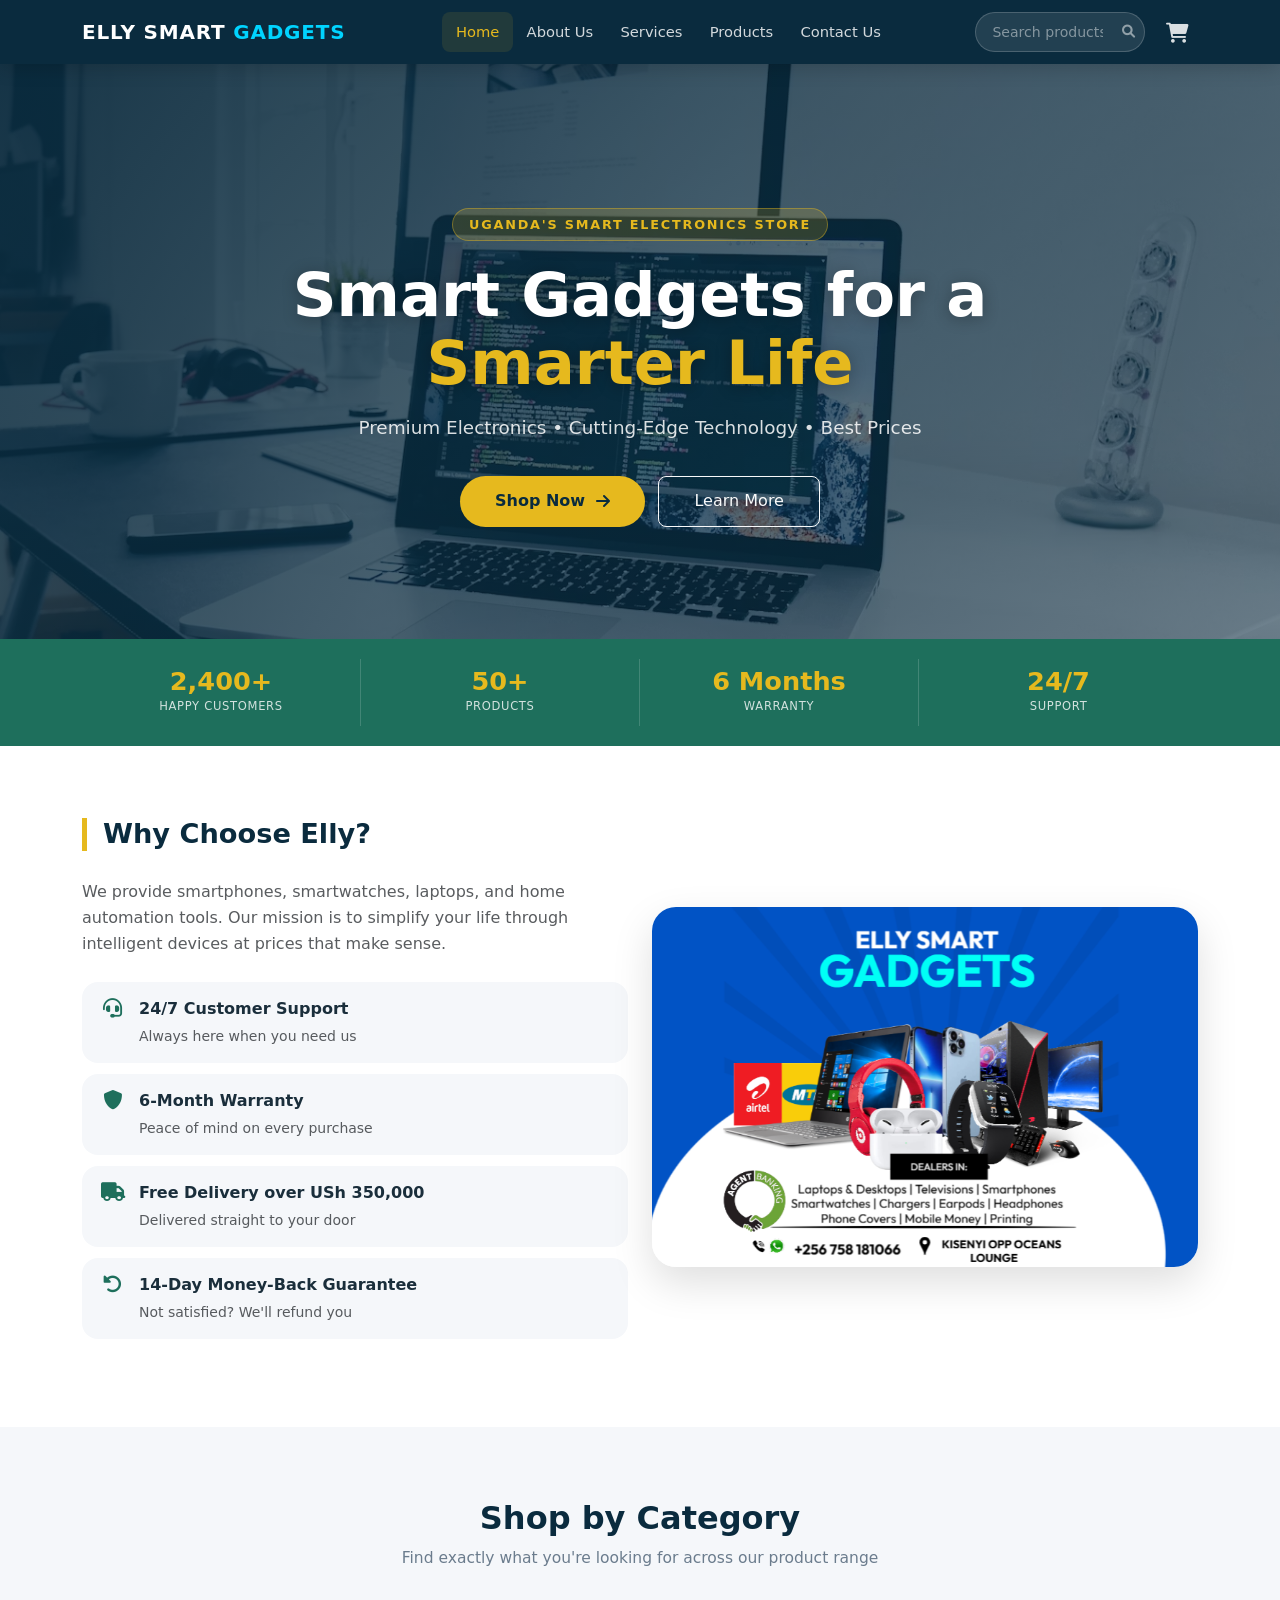
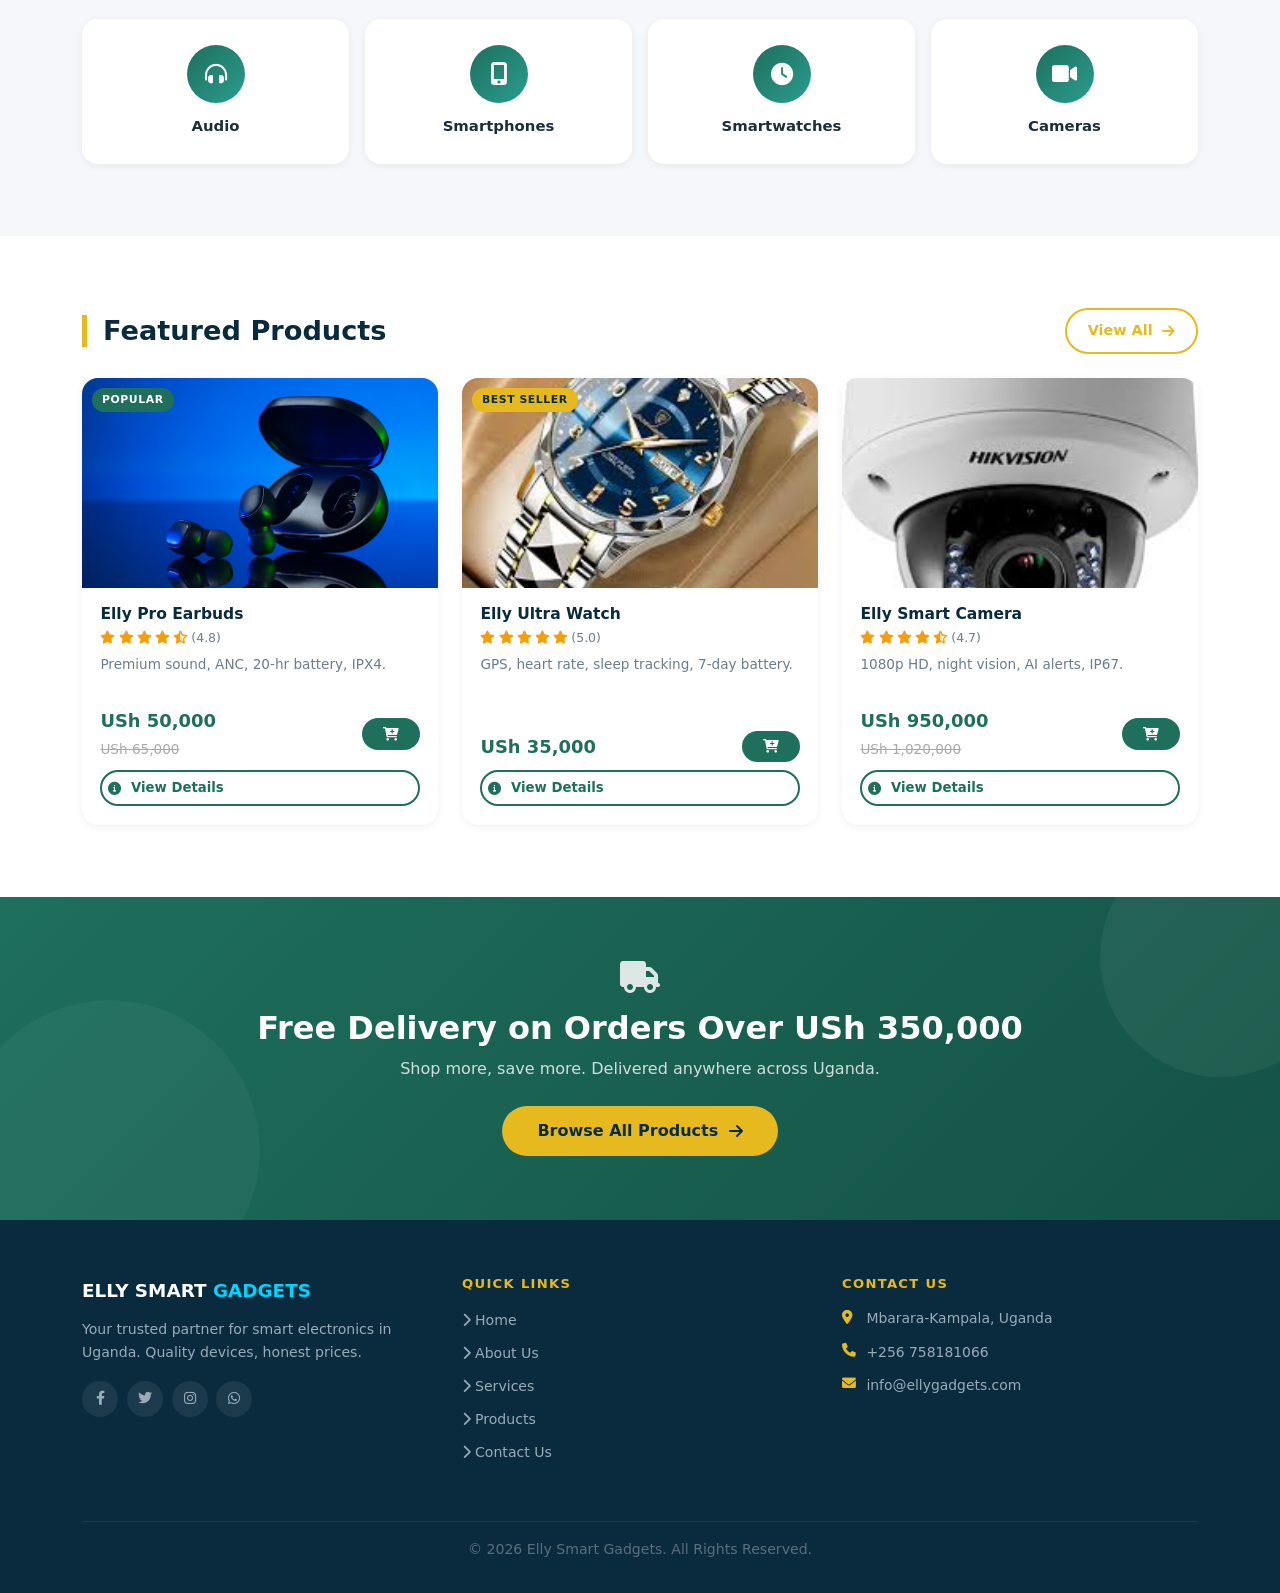
<file: index.html>
<!DOCTYPE html>
<html lang="en">
<head>
    <meta charset="UTF-8">
    <meta name="viewport" content="width=device-width, initial-scale=1.0">
    <title>Elly Smart Gadgets — Uganda's Smart Electronics Store</title>
    <meta name="description" content="Shop premium smartphones, smartwatches, earbuds, laptops and more at Elly Smart Gadgets. Best prices in Uganda with 6-month warranty and free delivery.">
    <link href="https://cdn.jsdelivr.net/npm/bootstrap@5.3.0-alpha1/dist/css/bootstrap.min.css" rel="stylesheet">
    <link rel="stylesheet" href="https://cdnjs.cloudflare.com/ajax/libs/font-awesome/6.0.0-beta3/css/all.min.css">
    <link rel="stylesheet" href="style.css">
</head>
<body>

<!-- Navigation -->
<nav class="navbar navbar-expand-lg navbar-dark sticky-top">
    <div class="container">
        <a class="navbar-brand" href="index.html">ELLY SMART<span> GADGETS</span></a>
        <button class="navbar-toggler" type="button" data-bs-toggle="collapse" data-bs-target="#navbarNav" aria-controls="navbarNav" aria-expanded="false" aria-label="Toggle navigation">
            <span class="navbar-toggler-icon"></span>
        </button>
        <div class="collapse navbar-collapse" id="navbarNav">
            <ul class="navbar-nav mx-auto">
                <li class="nav-item"><a class="nav-link active" href="index.html">Home</a></li>
                <li class="nav-item"><a class="nav-link" href="about.html">About Us</a></li>
                <li class="nav-item"><a class="nav-link" href="services.html">Services</a></li>
                <li class="nav-item"><a class="nav-link" href="products.html">Products</a></li>
                <li class="nav-item"><a class="nav-link" href="contact.html">Contact Us</a></li>
            </ul>
            <div class="navbar-actions">
                <form class="search-form" onsubmit="event.preventDefault()">
                    <input type="text" id="searchInput" class="search-input" placeholder="Search products...">
                    <button type="button" class="search-btn" onclick="searchProducts()" aria-label="Search">
                        <i class="fas fa-search"></i>
                    </button>
                </form>
                <a href="cart.html" class="nav-link cart-icon ms-1" aria-label="Shopping cart">
                    <i class="fas fa-shopping-cart fa-lg"></i>
                    <span class="cart-count">0</span>
                </a>
            </div>
        </div>
    </div>
</nav>

<!-- Hero Section -->
<section class="hero-section">
    <div class="hero-overlay"></div>
    <div class="container hero-content text-center">
        <p class="hero-eyebrow">Uganda's Smart Electronics Store</p>
        <h1>Smart Gadgets for a<br><span class="hero-highlight">Smarter Life</span></h1>
        <p class="lead">Premium Electronics &bull; Cutting-Edge Technology &bull; Best Prices</p>
        <div class="hero-actions">
            <a href="products.html" class="btn btn-gold btn-lg">
                Shop Now <i class="fas fa-arrow-right ms-1"></i>
            </a>
            <a href="about.html" class="btn btn-outline-light btn-lg">
                Learn More
            </a>
        </div>
    </div>
</section>

<!-- Stats Bar -->
<section class="stats-bar">
    <div class="container">
        <div class="row g-0 text-center">
            <div class="col-6 col-md-3 stat-item">
                <div class="stat-number">2,400+</div>
                <div class="stat-label">Happy Customers</div>
            </div>
            <div class="col-6 col-md-3 stat-item">
                <div class="stat-number">50+</div>
                <div class="stat-label">Products</div>
            </div>
            <div class="col-6 col-md-3 stat-item">
                <div class="stat-number">6 Months</div>
                <div class="stat-label">Warranty</div>
            </div>
            <div class="col-6 col-md-3 stat-item">
                <div class="stat-number">24/7</div>
                <div class="stat-label">Support</div>
            </div>
        </div>
    </div>
</section>

<!-- Why Choose Elly -->
<section class="section">
    <div class="container">
        <div class="row align-items-center gy-4">
            <div class="col-lg-6">
                <h2 class="page-title">Why Choose Elly?</h2>
                <p class="text-muted mb-4">We provide smartphones, smartwatches, laptops, and home automation tools. Our mission is to simplify your life through intelligent devices at prices that make sense.</p>
                <ul class="feature-list">
                    <li>
                        <i class="fas fa-headset"></i>
                        <div><strong>24/7 Customer Support</strong><br><small class="text-muted">Always here when you need us</small></div>
                    </li>
                    <li>
                        <i class="fas fa-shield-alt"></i>
                        <div><strong>6-Month Warranty</strong><br><small class="text-muted">Peace of mind on every purchase</small></div>
                    </li>
                    <li>
                        <i class="fas fa-truck"></i>
                        <div><strong>Free Delivery over USh 350,000</strong><br><small class="text-muted">Delivered straight to your door</small></div>
                    </li>
                    <li>
                        <i class="fas fa-undo-alt"></i>
                        <div><strong>14-Day Money-Back Guarantee</strong><br><small class="text-muted">Not satisfied? We'll refund you</small></div>
                    </li>
                </ul>
            </div>
            <div class="col-lg-6">
                <div class="about-image-wrap">
                    <img src="images/poster.png" alt="Elly Smart Gadgets product showcase" class="about-image">
                </div>
            </div>
        </div>
    </div>
</section>

<!-- Shop by Category -->
<section class="section section-alt">
    <div class="container">
        <div class="section-header">
            <h2>Shop by Category</h2>
            <p>Find exactly what you're looking for across our product range</p>
        </div>
        <div class="row g-3 justify-content-center">
            <div class="col-6 col-sm-3">
                <a href="products.html" class="category-card">
                    <div class="category-icon"><i class="fas fa-headphones-alt"></i></div>
                    <span>Audio</span>
                </a>
            </div>
            <div class="col-6 col-sm-3">
                <a href="products.html" class="category-card">
                    <div class="category-icon"><i class="fas fa-mobile-alt"></i></div>
                    <span>Smartphones</span>
                </a>
            </div>
            <div class="col-6 col-sm-3">
                <a href="products.html" class="category-card">
                    <div class="category-icon"><i class="fas fa-clock"></i></div>
                    <span>Smartwatches</span>
                </a>
            </div>
            <div class="col-6 col-sm-3">
                <a href="products.html" class="category-card">
                    <div class="category-icon"><i class="fas fa-video"></i></div>
                    <span>Cameras</span>
                </a>
            </div>
        </div>
    </div>
</section>

<!-- Featured Products -->
<section class="section">
    <div class="container">
        <div class="d-flex justify-content-between align-items-center mb-4 flex-wrap gap-2">
            <h2 class="page-title mb-0">Featured Products</h2>
            <a href="products.html" class="btn-outline-gold">
                View All <i class="fas fa-arrow-right ms-1"></i>
            </a>
        </div>
        <div class="row g-4">

            <!-- Earbuds -->
            <div class="col-6 col-md-4 product-item">
                <div class="product-card">
                    <div class="product-img-wrap">
                        <img src="images/earbuds.jpg" class="product-img" alt="Elly Pro Earbuds">
                        <span class="badge-new">Popular</span>
                        <div class="product-img-overlay">
                            <a href="product-detail.html?id=earbuds" class="btn btn-gold" style="font-size:0.82rem;padding:8px 18px;">
                                <i class="fas fa-eye me-1"></i>Quick View
                            </a>
                        </div>
                    </div>
                    <div class="card-body">
                        <h5 class="card-title">Elly Pro Earbuds</h5>
                        <div class="rating">
                            <i class="fas fa-star"></i><i class="fas fa-star"></i><i class="fas fa-star"></i><i class="fas fa-star"></i><i class="fas fa-star-half-alt"></i>
                            <span class="text-muted">(4.8)</span>
                        </div>
                        <p class="card-text">Premium sound, ANC, 20-hr battery, IPX4.</p>
                        <div class="d-flex justify-content-between align-items-center mt-3">
                            <div>
                                <div class="price">USh 50,000</div>
                                <small class="price-old">USh 65,000</small>
                            </div>
                            <button class="btn btn-teal" onclick="addToCart('earbuds','Elly Pro Earbuds',50000,'images/earbuds.jpg')">
                                <i class="fas fa-cart-plus"></i>
                            </button>
                        </div>
                        <a href="product-detail.html?id=earbuds" class="btn btn-outline-teal w-100 mt-2" style="font-size:0.83rem;padding:6px;">
                            <i class="fas fa-info-circle me-1"></i>View Details
                        </a>
                    </div>
                </div>
            </div>

            <!-- Watch -->
            <div class="col-6 col-md-4 product-item">
                <div class="product-card">
                    <div class="product-img-wrap">
                        <img src="images/watch.jpg" class="product-img" alt="Elly Ultra Watch">
                        <span class="badge-new badge-gold">Best Seller</span>
                        <div class="product-img-overlay">
                            <a href="product-detail.html?id=watch" class="btn btn-gold" style="font-size:0.82rem;padding:8px 18px;">
                                <i class="fas fa-eye me-1"></i>Quick View
                            </a>
                        </div>
                    </div>
                    <div class="card-body">
                        <h5 class="card-title">Elly Ultra Watch</h5>
                        <div class="rating">
                            <i class="fas fa-star"></i><i class="fas fa-star"></i><i class="fas fa-star"></i><i class="fas fa-star"></i><i class="fas fa-star"></i>
                            <span class="text-muted">(5.0)</span>
                        </div>
                        <p class="card-text">GPS, heart rate, sleep tracking, 7-day battery.</p>
                        <div class="d-flex justify-content-between align-items-center mt-3">
                            <div class="price">USh 35,000</div>
                            <button class="btn btn-teal" onclick="addToCart('watch','Elly Ultra Watch',35000,'images/watch.jpg')">
                                <i class="fas fa-cart-plus"></i>
                            </button>
                        </div>
                        <a href="product-detail.html?id=watch" class="btn btn-outline-teal w-100 mt-2" style="font-size:0.83rem;padding:6px;">
                            <i class="fas fa-info-circle me-1"></i>View Details
                        </a>
                    </div>
                </div>
            </div>

            <!-- Camera -->
            <div class="col-6 col-md-4 product-item">
                <div class="product-card">
                    <div class="product-img-wrap">
                        <img src="images/camera.jpg" class="product-img" alt="Elly Smart Camera">
                        <div class="product-img-overlay">
                            <a href="product-detail.html?id=camera" class="btn btn-gold" style="font-size:0.82rem;padding:8px 18px;">
                                <i class="fas fa-eye me-1"></i>Quick View
                            </a>
                        </div>
                    </div>
                    <div class="card-body">
                        <h5 class="card-title">Elly Smart Camera</h5>
                        <div class="rating">
                            <i class="fas fa-star"></i><i class="fas fa-star"></i><i class="fas fa-star"></i><i class="fas fa-star"></i><i class="fas fa-star-half-alt"></i>
                            <span class="text-muted">(4.7)</span>
                        </div>
                        <p class="card-text">1080p HD, night vision, AI alerts, IP67.</p>
                        <div class="d-flex justify-content-between align-items-center mt-3">
                            <div>
                                <div class="price">USh 950,000</div>
                                <small class="price-old">USh 1,020,000</small>
                            </div>
                            <button class="btn btn-teal" onclick="addToCart('camera','Elly Smart Camera',350000,'images/camera.jpg')">
                                <i class="fas fa-cart-plus"></i>
                            </button>
                        </div>
                        <a href="product-detail.html?id=camera" class="btn btn-outline-teal w-100 mt-2" style="font-size:0.83rem;padding:6px;">
                            <i class="fas fa-info-circle me-1"></i>View Details
                        </a>
                    </div>
                </div>
            </div>

        </div>

        <div id="noResults" class="no-results mt-4" style="display:none;">
            <i class="fas fa-search fa-3x mb-3 d-block"></i>
            <h4>No products found</h4>
            <p class="text-muted">Try a different search term</p>
        </div>
    </div>
</section>

<!-- Promo Banner -->
<section class="promo-banner">
    <div class="container text-center" style="position:relative;z-index:1;">
        <i class="fas fa-truck fa-2x mb-3 d-block" style="opacity:0.85;"></i>
        <h3>Free Delivery on Orders Over USh 350,000</h3>
        <p class="mb-4" style="opacity:0.8;">Shop more, save more. Delivered anywhere across Uganda.</p>
        <a href="products.html" class="btn btn-gold btn-lg">
            Browse All Products <i class="fas fa-arrow-right ms-1"></i>
        </a>
    </div>
</section>

<!-- Back to Top -->
<button class="back-to-top" id="backToTop" aria-label="Back to top">
    <i class="fas fa-chevron-up"></i>
</button>

<!-- Footer -->
<footer class="footer">
    <div class="container">
        <div class="row gy-4">
            <div class="col-md-4">
                <div class="footer-brand">ELLY SMART<span> GADGETS</span></div>
                <p>Your trusted partner for smart electronics in Uganda. Quality devices, honest prices.</p>
                <div class="social-icons mt-3">
                    <a href="#" aria-label="Facebook"><i class="fab fa-facebook-f"></i></a>
                    <a href="#" aria-label="Twitter"><i class="fab fa-twitter"></i></a>
                    <a href="#" aria-label="Instagram"><i class="fab fa-instagram"></i></a>
                    <a href="#" aria-label="WhatsApp"><i class="fab fa-whatsapp"></i></a>
                </div>
            </div>
            <div class="col-md-4">
                <h5>Quick Links</h5>
                <ul class="list-unstyled footer-links">
                    <li><a href="index.html"><i class="fas fa-chevron-right me-1"></i>Home</a></li>
                    <li><a href="about.html"><i class="fas fa-chevron-right me-1"></i>About Us</a></li>
                    <li><a href="services.html"><i class="fas fa-chevron-right me-1"></i>Services</a></li>
                    <li><a href="products.html"><i class="fas fa-chevron-right me-1"></i>Products</a></li>
                    <li><a href="contact.html"><i class="fas fa-chevron-right me-1"></i>Contact Us</a></li>
                </ul>
            </div>
            <div class="col-md-4">
                <h5>Contact Us</h5>
                <ul class="list-unstyled footer-contact">
                    <li><i class="fas fa-map-marker-alt"></i> Mbarara-Kampala, Uganda</li>
                    <li><i class="fas fa-phone"></i> +256 758181066</li>
                    <li><i class="fas fa-envelope"></i> info@ellygadgets.com</li>
                </ul>
            </div>
        </div>
        <div class="footer-bottom text-center">
            <p>&copy; 2026 Elly Smart Gadgets. All Rights Reserved.</p>
        </div>
    </div>
</footer>

<script src="https://cdn.jsdelivr.net/npm/bootstrap@5.3.0-alpha1/dist/js/bootstrap.bundle.min.js"></script>
<script src="script.js"></script>
</body>
</html>
</file>
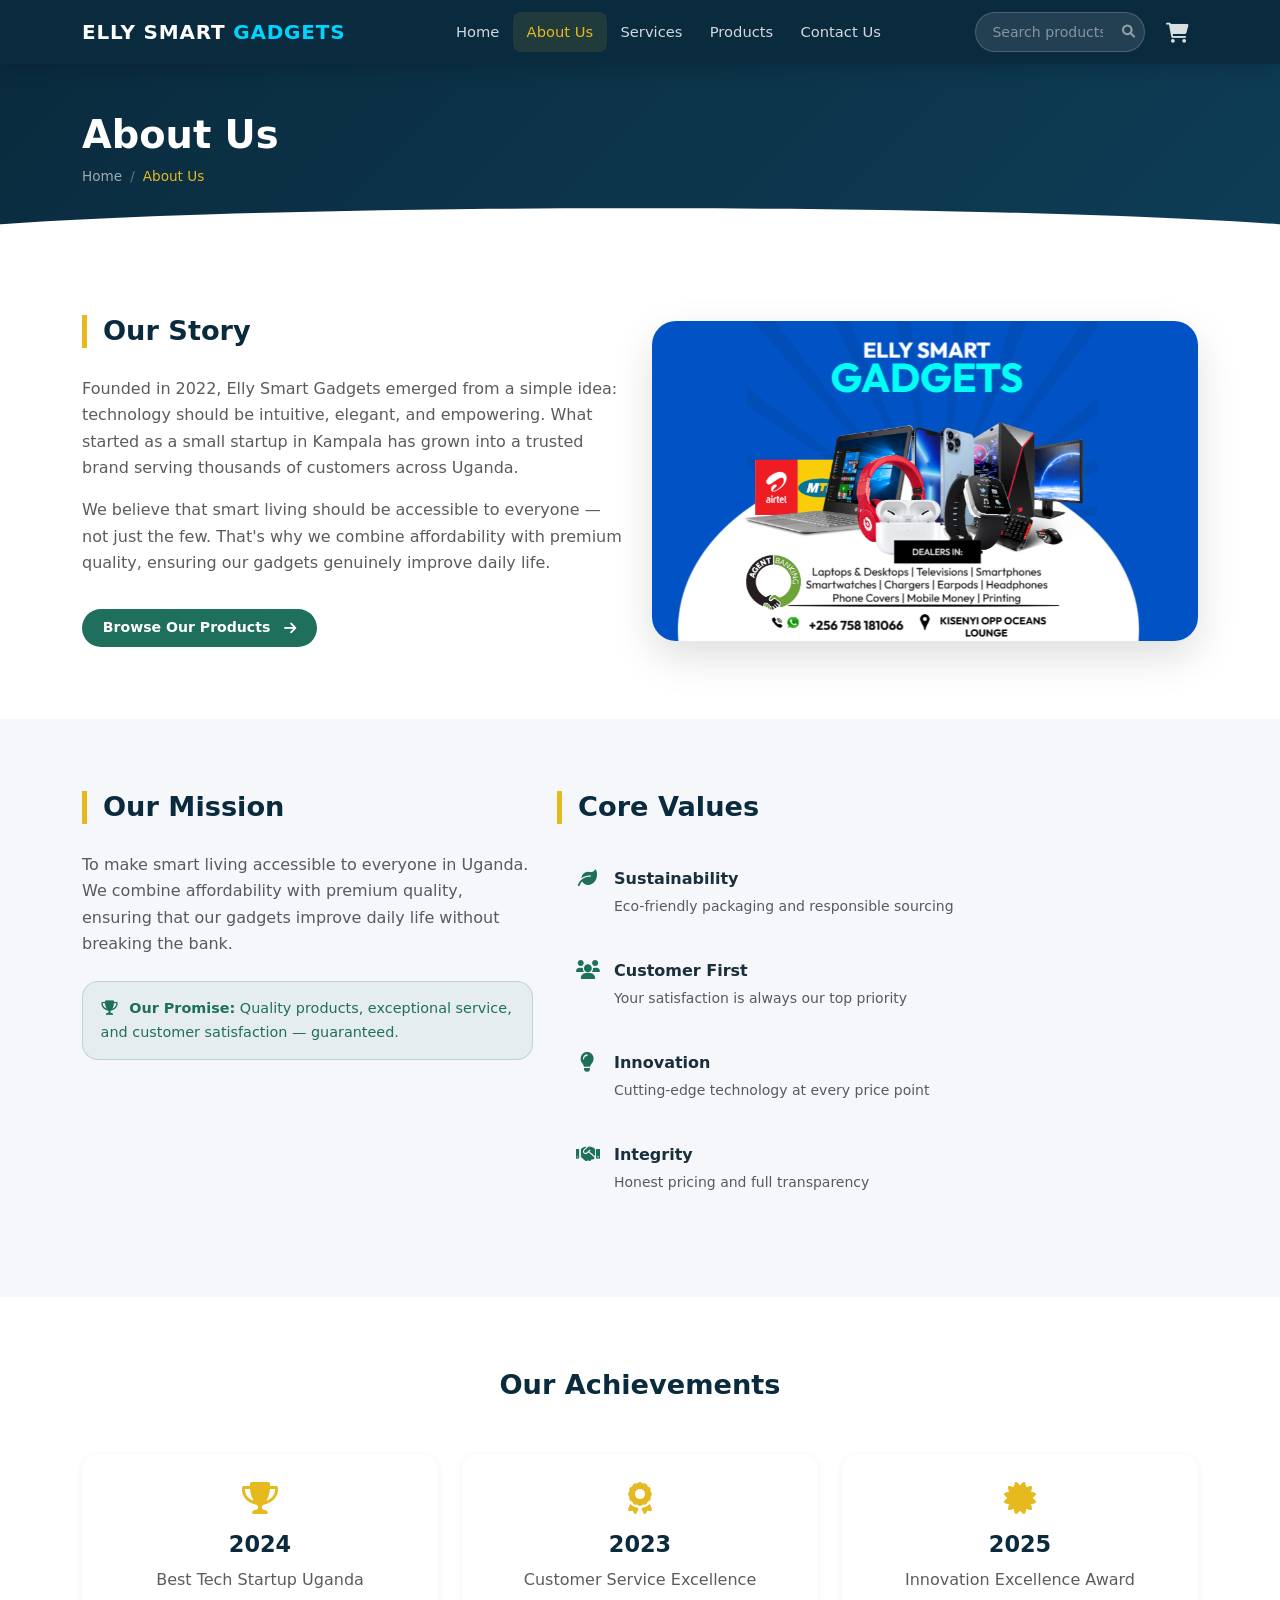
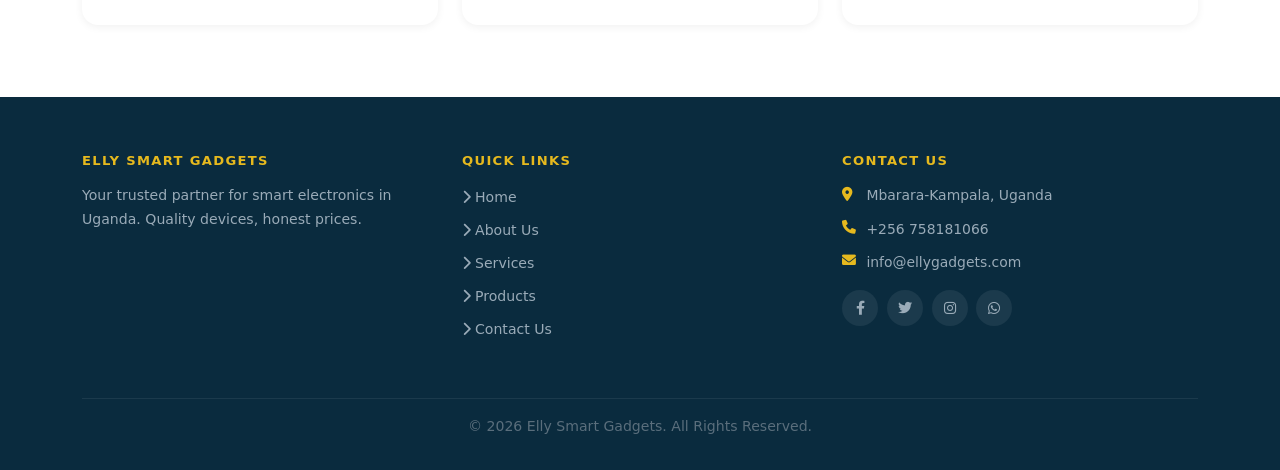
<file: about.html>
<!DOCTYPE html>
<html lang="en">
<head>
    <meta charset="UTF-8">
    <meta name="viewport" content="width=device-width, initial-scale=1.0">
    <title>About us-Elly Smart Gadgets</title>
    <link href="https://cdn.jsdelivr.net/npm/bootstrap@5.3.0-alpha1/dist/css/bootstrap.min.css" rel="stylesheet">
    <link rel="stylesheet" href="https://cdnjs.cloudflare.com/ajax/libs/font-awesome/6.0.0-beta3/css/all.min.css">
    <link rel="stylesheet" href="style.css">
</head>
<body>

<!-- Navigation -->
<nav class="navbar navbar-expand-lg navbar-dark sticky-top">
    <div class="container">
        <a class="navbar-brand" href="index.html">ELLY SMART<span> GADGETS</span></a>
        <button class="navbar-toggler" type="button" data-bs-toggle="collapse" data-bs-target="#navbarNav" aria-controls="navbarNav" aria-expanded="false" aria-label="Toggle navigation">
            <span class="navbar-toggler-icon"></span>
        </button>
        <div class="collapse navbar-collapse" id="navbarNav">
            <ul class="navbar-nav mx-auto">
                <li class="nav-item"><a class="nav-link" href="index.html">Home</a></li>
                <li class="nav-item"><a class="nav-link active" href="about.html">About Us</a></li>
                <li class="nav-item"><a class="nav-link" href="services.html">Services</a></li>
                <li class="nav-item"><a class="nav-link" href="products.html">Products</a></li>
                <li class="nav-item"><a class="nav-link" href="contact.html">Contact Us</a></li>
            </ul>
            <div class="navbar-actions">
                <form class="search-form" onsubmit="event.preventDefault()">
                    <input type="text" id="searchInput" class="search-input" placeholder="Search products...">
                    <button type="button" class="search-btn" onclick="searchProducts()" aria-label="Search"><i class="fas fa-search"></i></button>
                </form>
                <a href="cart.html" class="nav-link cart-icon ms-1" aria-label="Shopping cart">
                    <i class="fas fa-shopping-cart fa-lg"></i>
                    <span class="cart-count">0</span>
                </a>
            </div>
        </div>
    </div>
</nav>

<!-- Page Hero -->
<section class="page-hero">
    <div class="container">
        <h1>About Us</h1>
        <nav aria-label="breadcrumb">
            <ol class="breadcrumb">
                <li class="breadcrumb-item"><a href="index.html">Home</a></li>
                <li class="breadcrumb-item active">About Us</li>
            </ol>
        </nav>
    </div>
</section>

<!-- Our Story -->
<section class="section">
    <div class="container">
        <div class="row align-items-center gy-4">
            <div class="col-lg-6">
                <h2 class="page-title">Our Story</h2>
                <p class="text-muted mb-3">Founded in 2022, Elly Smart Gadgets emerged from a simple idea: technology should be intuitive, elegant, and empowering. What started as a small startup in Kampala has grown into a trusted brand serving thousands of customers across Uganda.</p>
                <p class="text-muted">We believe that smart living should be accessible to everyone — not just the few. That's why we combine affordability with premium quality, ensuring our gadgets genuinely improve daily life.</p>
                <a href="products.html" class="btn btn-teal mt-3">Browse Our Products <i class="fas fa-arrow-right ms-2"></i></a>
            </div>
            <div class="col-lg-6">
                <img src="images/poster.png" alt="Elly Smart Gadgets Headquarters, Mbarara Uganda" class="about-hero-img">
            </div>
        </div>
    </div>
</section>

<!-- Mission & Values -->
<section class="section section-alt">
    <div class="container">
        <div class="row gy-4">
            <div class="col-lg-5">
                <h2 class="page-title">Our Mission</h2>
                <p class="text-muted">To make smart living accessible to everyone in Uganda. We combine affordability with premium quality, ensuring that our gadgets improve daily life without breaking the bank.</p>
                <div class="alert alert-info mt-4">
                    <i class="fas fa-trophy me-2"></i>
                    <strong>Our Promise:</strong> Quality products, exceptional service, and customer satisfaction — guaranteed.
                </div>
            </div>
            <div class="col-lg-7">
                <h2 class="page-title">Core Values</h2>
                <ul class="feature-list">
                    <li>
                        <i class="fas fa-leaf"></i>
                        <div><strong>Sustainability</strong><br><small class="text-muted">Eco-friendly packaging and responsible sourcing</small></div>
                    </li>
                    <li>
                        <i class="fas fa-users"></i>
                        <div><strong>Customer First</strong><br><small class="text-muted">Your satisfaction is always our top priority</small></div>
                    </li>
                    <li>
                        <i class="fas fa-lightbulb"></i>
                        <div><strong>Innovation</strong><br><small class="text-muted">Cutting-edge technology at every price point</small></div>
                    </li>
                    <li>
                        <i class="fas fa-handshake"></i>
                        <div><strong>Integrity</strong><br><small class="text-muted">Honest pricing and full transparency</small></div>
                    </li>
                </ul>
            </div>
        </div>
    </div>
</section>

<!-- Achievements -->
<section class="section">
    <div class="container">
        <h2 class="page-title text-center border-0 ps-0">Our Achievements</h2>
        <div class="row g-4 mt-1">
            <div class="col-md-4">
                <div class="achievement-card">
                    <i class="fas fa-trophy fa-2x" style="color: var(--accent-gold);"></i>
                    <div class="year">2024</div>
                    <p class="text-muted mb-0">Best Tech Startup Uganda</p>
                </div>
            </div>
            <div class="col-md-4">
                <div class="achievement-card">
                    <i class="fas fa-award fa-2x" style="color: var(--accent-gold);"></i>
                    <div class="year">2023</div>
                    <p class="text-muted mb-0">Customer Service Excellence</p>
                </div>
            </div>
            <div class="col-md-4">
                <div class="achievement-card">
                    <i class="fas fa-certificate fa-2x" style="color: var(--accent-gold);"></i>
                    <div class="year">2025</div>
                    <p class="text-muted mb-0">Innovation Excellence Award</p>
                </div>
            </div>
        </div>
    </div>
</section>

<!-- Footer -->
<footer class="footer">
    <div class="container">
        <div class="row gy-4">
            <div class="col-md-4">
                <h5>ELLY SMART<span> GADGETS</span></h5>
                <p class="mt-1">Your trusted partner for smart electronics in Uganda. Quality devices, honest prices.</p>
            </div>
            <div class="col-md-4">
                <h5>Quick Links</h5>
                <ul class="list-unstyled footer-links">
                    <li><a href="index.html"><i class="fas fa-chevron-right me-1"></i>Home</a></li>
                    <li><a href="about.html"><i class="fas fa-chevron-right me-1"></i>About Us</a></li>
                    <li><a href="services.html"><i class="fas fa-chevron-right me-1"></i>Services</a></li>
                    <li><a href="products.html"><i class="fas fa-chevron-right me-1"></i>Products</a></li>
                    <li><a href="contact.html"><i class="fas fa-chevron-right me-1"></i>Contact Us</a></li>
                </ul>
            </div>
            <div class="col-md-4">
                <h5>Contact Us</h5>
                <ul class="list-unstyled footer-contact">
                    <li><i class="fas fa-map-marker-alt"></i> Mbarara-Kampala, Uganda</li>
                    <li><i class="fas fa-phone"></i> +256 758181066</li>
                    <li><i class="fas fa-envelope"></i> info@ellygadgets.com</li>
                </ul>
                <div class="social-icons mt-3">
                    <a href="#" aria-label="Facebook"><i class="fab fa-facebook-f"></i></a>
                    <a href="#" aria-label="Twitter"><i class="fab fa-twitter"></i></a>
                    <a href="#" aria-label="Instagram"><i class="fab fa-instagram"></i></a>
                    <a href="#" aria-label="WhatsApp"><i class="fab fa-whatsapp"></i></a>
                </div>
            </div>
        </div>
        <div class="footer-bottom text-center">
            <p>&copy; 2026 Elly Smart Gadgets. All Rights Reserved.</p>
        </div>
    </div>
</footer>

<script src="https://cdn.jsdelivr.net/npm/bootstrap@5.3.0-alpha1/dist/js/bootstrap.bundle.min.js"></script>
<script src="script.js"></script>
</body>
</html>
</file>
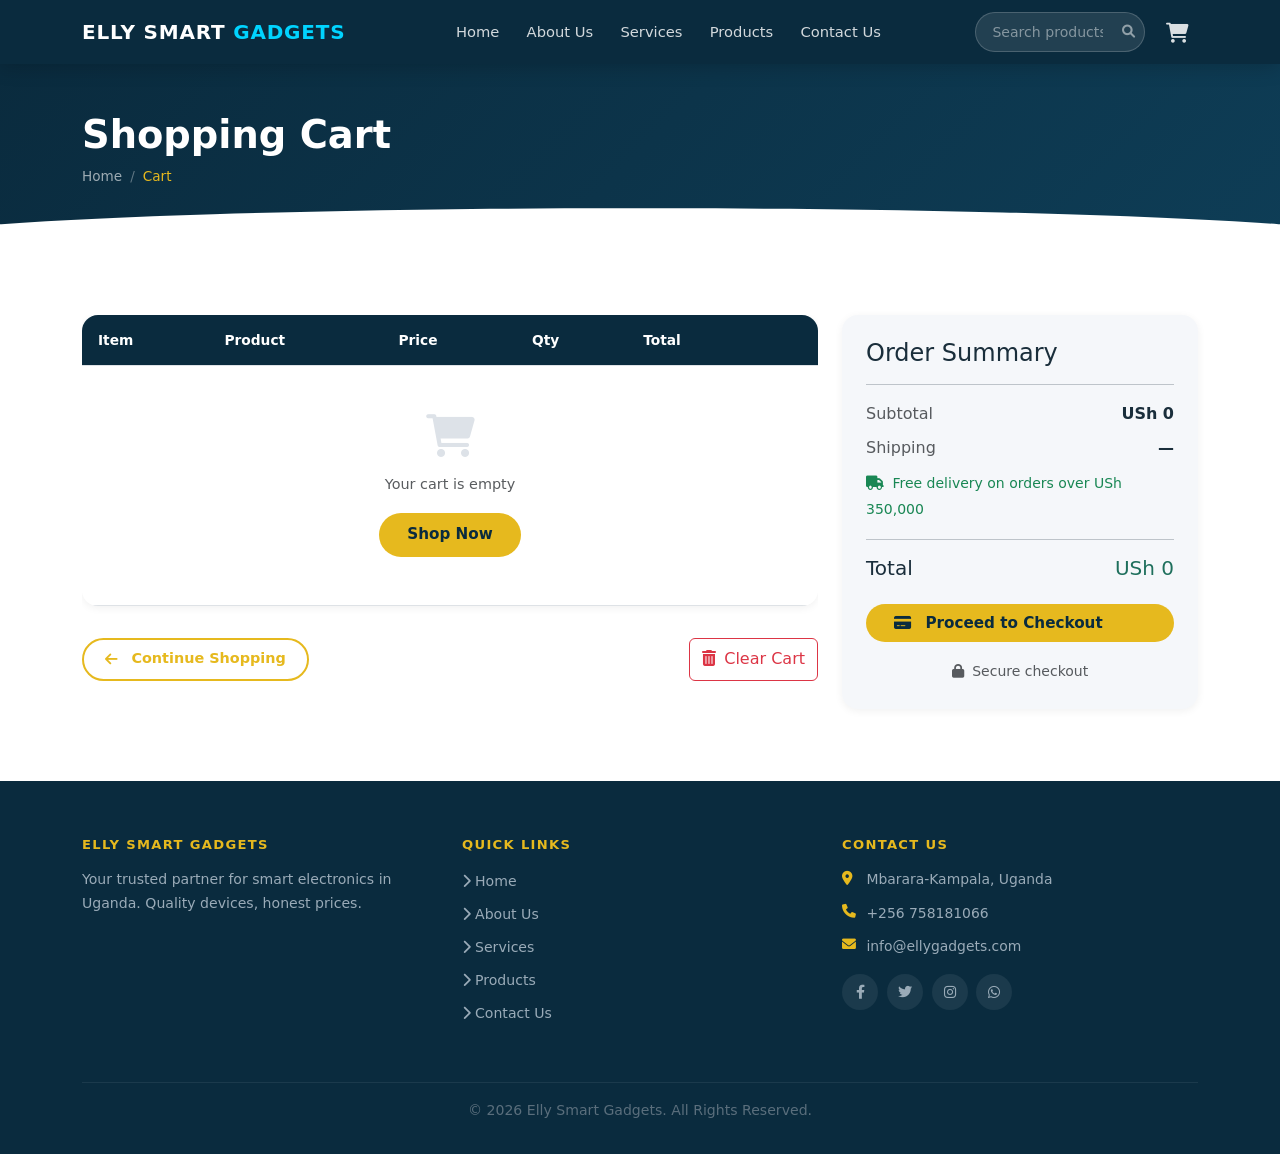
<file: cart.html>
<!DOCTYPE html>
<html lang="en">
<head>
    <meta charset="UTF-8">
    <meta name="viewport" content="width=device-width, initial-scale=1.0">
    <title>Shopping Cart - Elly Smart Gadgets</title>
    <link href="https://cdn.jsdelivr.net/npm/bootstrap@5.3.0-alpha1/dist/css/bootstrap.min.css" rel="stylesheet">
    <link rel="stylesheet" href="https://cdnjs.cloudflare.com/ajax/libs/font-awesome/6.0.0-beta3/css/all.min.css">
    <link rel="stylesheet" href="style.css">
</head>
<body>

<!-- Navigation -->
<nav class="navbar navbar-expand-lg navbar-dark sticky-top">
    <div class="container">
        <a class="navbar-brand" href="index.html">ELLY SMART<span> GADGETS</span></a>
        <button class="navbar-toggler" type="button" data-bs-toggle="collapse" data-bs-target="#navbarNav" aria-controls="navbarNav" aria-expanded="false" aria-label="Toggle navigation">
            <span class="navbar-toggler-icon"></span>
        </button>
        <div class="collapse navbar-collapse" id="navbarNav">
            <ul class="navbar-nav mx-auto">
                <li class="nav-item"><a class="nav-link" href="index.html">Home</a></li>
                <li class="nav-item"><a class="nav-link" href="about.html">About Us</a></li>
                <li class="nav-item"><a class="nav-link" href="services.html">Services</a></li>
                <li class="nav-item"><a class="nav-link" href="products.html">Products</a></li>
                <li class="nav-item"><a class="nav-link" href="contact.html">Contact Us</a></li>
            </ul>
            <div class="navbar-actions">
                <form class="search-form" onsubmit="event.preventDefault()">
                    <input type="text" id="searchInput" class="search-input" placeholder="Search products...">
                    <button type="button" class="search-btn" onclick="searchProducts()" aria-label="Search"><i class="fas fa-search"></i></button>
                </form>
                <a href="cart.html" class="nav-link cart-icon ms-1" aria-label="Shopping cart">
                    <i class="fas fa-shopping-cart fa-lg"></i>
                    <span class="cart-count">0</span>
                </a>
            </div>
        </div>
    </div>
</nav>

<!-- Page Hero -->
<section class="page-hero">
    <div class="container">
        <h1>Shopping Cart</h1>
        <nav aria-label="breadcrumb">
            <ol class="breadcrumb">
                <li class="breadcrumb-item"><a href="index.html">Home</a></li>
                <li class="breadcrumb-item active">Cart</li>
            </ol>
        </nav>
    </div>
</section>

<!-- Cart Content -->
<section class="section">
    <div class="container">
        <div class="row g-4">
            <!-- Cart Items -->
            <div class="col-lg-8">
                <!-- Desktop Table -->
                <div class="table-responsive cart-desktop-table">
                    <table class="table cart-table">
                        <thead>
                            <tr>
                                <th>Item</th>
                                <th>Product</th>
                                <th>Price</th>
                                <th>Qty</th>
                                <th>Total</th>
                                <th></th>
                            </tr>
                        </thead>
                        <tbody id="cartItems">
                            <tr>
                                <td colspan="6" class="text-center py-5">
                                    <i class="fas fa-shopping-cart fa-3x mb-3" style="color:#ddd;"></i>
                                    <p class="text-muted">Your cart is empty</p>
                                    <a href="products.html" class="btn btn-gold">Shop Now</a>
                                </td>
                            </tr>
                        </tbody>
                    </table>
                </div>

                <!-- Mobile Cards (shown on small screens by JS) -->
                <div id="cartItemsMobile"></div>

                <div class="d-flex justify-content-between mt-3 flex-wrap gap-2">
                    <a href="products.html" class="btn btn-outline-gold"><i class="fas fa-arrow-left me-2"></i>Continue Shopping</a>
                    <button class="btn btn-outline-danger" onclick="clearCart()"><i class="fas fa-trash-alt me-2"></i>Clear Cart</button>
                </div>
            </div>

            <!-- Order Summary -->
            <div class="col-lg-4">
                <div class="cart-summary">
                    <h4 class="mb-3">Order Summary</h4>
                    <hr>
                    <div class="d-flex justify-content-between mb-2">
                        <span class="text-muted">Subtotal</span>
                        <strong id="subtotal">USh 0</strong>
                    </div>
                    <div class="d-flex justify-content-between mb-2">
                        <span class="text-muted">Shipping</span>
                        <strong id="shipping">—</strong>
                    </div>
                    <div class="mb-2">
                        <small class="text-success"><i class="fas fa-truck me-1"></i> Free delivery on orders over USh 350,000</small>
                    </div>
                    <hr>
                    <div class="d-flex justify-content-between mb-4">
                        <span class="h5 mb-0">Total</span>
                        <strong class="h5 mb-0" style="color: var(--primary-teal);" id="total">USh 0</strong>
                    </div>
                    <button id="checkoutBtn" class="btn btn-gold w-100 py-2">
                        <i class="fas fa-credit-card me-2"></i>Proceed to Checkout
                    </button>
                    <div class="text-center mt-3">
                        <small class="text-muted"><i class="fas fa-lock me-1"></i> Secure checkout</small>
                    </div>
                </div>
            </div>
        </div>
    </div>
</section>

<!-- Footer -->
<footer class="footer">
    <div class="container">
        <div class="row gy-4">
            <div class="col-md-4">
                <h5>ELLY SMART<span> GADGETS</span></h5>
                <p class="mt-1">Your trusted partner for smart electronics in Uganda. Quality devices, honest prices.</p>
            </div>
            <div class="col-md-4">
                <h5>Quick Links</h5>
                <ul class="list-unstyled footer-links">
                    <li><a href="index.html"><i class="fas fa-chevron-right me-1"></i>Home</a></li>
                    <li><a href="about.html"><i class="fas fa-chevron-right me-1"></i>About Us</a></li>
                    <li><a href="services.html"><i class="fas fa-chevron-right me-1"></i>Services</a></li>
                    <li><a href="products.html"><i class="fas fa-chevron-right me-1"></i>Products</a></li>
                    <li><a href="contact.html"><i class="fas fa-chevron-right me-1"></i>Contact Us</a></li>
                </ul>
            </div>
            <div class="col-md-4">
                <h5>Contact Us</h5>
                <ul class="list-unstyled footer-contact">
                    <li><i class="fas fa-map-marker-alt"></i> Mbarara-Kampala, Uganda</li>
                    <li><i class="fas fa-phone"></i> +256 758181066</li>
                    <li><i class="fas fa-envelope"></i> info@ellygadgets.com</li>
                </ul>
                <div class="social-icons mt-3">
                    <a href="#" aria-label="Facebook"><i class="fab fa-facebook-f"></i></a>
                    <a href="#" aria-label="Twitter"><i class="fab fa-twitter"></i></a>
                    <a href="#" aria-label="Instagram"><i class="fab fa-instagram"></i></a>
                    <a href="#" aria-label="WhatsApp"><i class="fab fa-whatsapp"></i></a>
                </div>
            </div>
        </div>
        <div class="footer-bottom text-center">
            <p>&copy; 2026 Elly Smart Gadgets. All Rights Reserved.</p>
        </div>
    </div>
</footer>

<script src="https://cdn.jsdelivr.net/npm/bootstrap@5.3.0-alpha1/dist/js/bootstrap.bundle.min.js"></script>
<script src="script.js"></script>
</body>
</html>
</file>
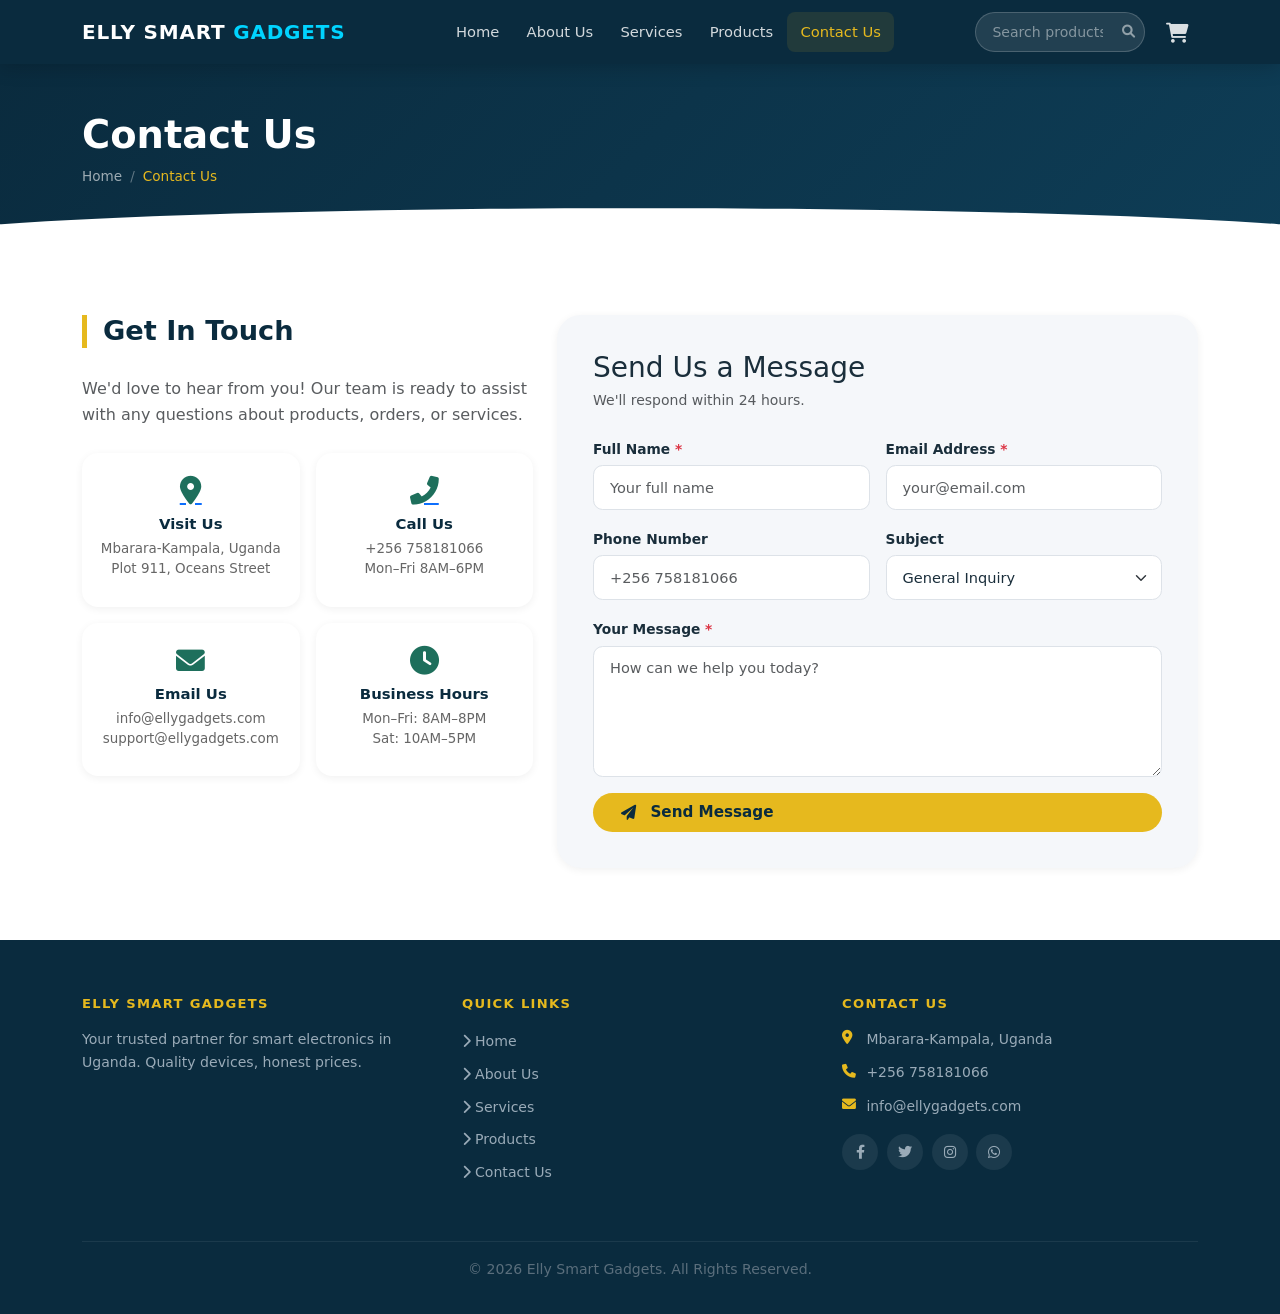
<file: contact.html>
<!DOCTYPE html>
<html lang="en">
<head>
    <meta charset="UTF-8">
    <meta name="viewport" content="width=device-width, initial-scale=1.0">
    <title>Contact Us - Elly Smart Gadgets</title>
    <link href="https://cdn.jsdelivr.net/npm/bootstrap@5.3.0-alpha1/dist/css/bootstrap.min.css" rel="stylesheet">
    <link rel="stylesheet" href="https://cdnjs.cloudflare.com/ajax/libs/font-awesome/6.0.0-beta3/css/all.min.css">
    <link rel="stylesheet" href="style.css">
</head>
<body>

<!-- Navigation -->
<nav class="navbar navbar-expand-lg navbar-dark sticky-top">
    <div class="container">
        <a class="navbar-brand" href="index.html">ELLY SMART<span> GADGETS</span></a>
        <button class="navbar-toggler" type="button" data-bs-toggle="collapse" data-bs-target="#navbarNav" aria-controls="navbarNav" aria-expanded="false" aria-label="Toggle navigation">
            <span class="navbar-toggler-icon"></span>
        </button>
        <div class="collapse navbar-collapse" id="navbarNav">
            <ul class="navbar-nav mx-auto">
                <li class="nav-item"><a class="nav-link" href="index.html">Home</a></li>
                <li class="nav-item"><a class="nav-link" href="about.html">About Us</a></li>
                <li class="nav-item"><a class="nav-link" href="services.html">Services</a></li>
                <li class="nav-item"><a class="nav-link" href="products.html">Products</a></li>
                <li class="nav-item"><a class="nav-link active" href="contact.html">Contact Us</a></li>
            </ul>
            <div class="navbar-actions">
                <form class="search-form" onsubmit="event.preventDefault()">
                    <input type="text" id="searchInput" class="search-input" placeholder="Search products...">
                    <button type="button" class="search-btn" onclick="searchProducts()" aria-label="Search"><i class="fas fa-search"></i></button>
                </form>
                <a href="cart.html" class="nav-link cart-icon ms-1" aria-label="Shopping cart">
                    <i class="fas fa-shopping-cart fa-lg"></i>
                    <span class="cart-count">0</span>
                </a>
            </div>
        </div>
    </div>
</nav>

<!-- Page Hero -->
<section class="page-hero">
    <div class="container">
        <h1>Contact Us</h1>
        <nav aria-label="breadcrumb">
            <ol class="breadcrumb">
                <li class="breadcrumb-item"><a href="index.html">Home</a></li>
                <li class="breadcrumb-item active">Contact Us</li>
            </ol>
        </nav>
    </div>
</section>

<!-- Contact Section -->
<section class="section">
    <div class="container">
        <div class="row gy-5">
            <!-- Info Column -->
            <div class="col-lg-5">
                <h2 class="page-title">Get In Touch</h2>
                <p class="text-muted mb-4">We'd love to hear from you! Our team is ready to assist with any questions about products, orders, or services.</p>

                <div class="row g-3">
                    <div class="col-6">
                        <div class="contact-info-card">
                            <a href="https://maps.app.goo.gl/8m6vbnRUc16bQVtz8" aria-label="Get directions">
                                <i class="fas fa-map-marker-alt"></i>
                            </a>
                            <h5>Visit Us</h5>
                            <p>Mbarara-Kampala, Uganda<br>Plot 911, Oceans Street</p>
                        </div>
                    </div>
                    <div class="col-6">
                        <div class="contact-info-card">
                            <a href="tel:+256 758181066" aria-label="Call us">
                                <i class="fas fa-phone-alt"></i>
                            </a>
                            <h5>Call Us</h5>
                            <p>+256 758181066<br>Mon–Fri 8AM–6PM</p>
                        </div>
                    </div>
                    <div class="col-6">
                        <div class="contact-info-card">
                            <i class="fas fa-envelope"></i>
                            <h5>Email Us</h5>
                            <p>info@ellygadgets.com<br>support@ellygadgets.com</p>
                        </div>
                    </div>
                    <div class="col-6">
                        <div class="contact-info-card">
                            <i class="fas fa-clock"></i>
                            <h5>Business Hours</h5>
                            <p>Mon–Fri: 8AM–8PM<br>Sat: 10AM–5PM</p>
                        </div>
                    </div>
                </div>
            </div>

            <!-- Form Column -->
            <div class="col-lg-7">
                <div class="contact-form-container">
                    <h3 class="mb-1">Send Us a Message</h3>
                    <p class="text-muted mb-4 small">We'll respond within 24 hours.</p>

                    <form action="https://formsubmit.co/fda2018cdc95eb55e53a7e4cdcbc404a" method="POST">
                        <!-- Honeypot -->
                        <input type="text" name="_honey" style="display:none;">
                        <input type="hidden" name="_captcha" value="false">
                        <input type="hidden" name="_subject" value="New Message from Elly Smart Gadgets Website">

                        <div class="row g-3">
                            <div class="col-sm-6">
                                <label class="form-label fw-bold">Full Name <span class="text-danger">*</span></label>
                                <input type="text" class="form-control" name="name" placeholder="Your full name" required>
                            </div>
                            <div class="col-sm-6">
                                <label class="form-label fw-bold">Email Address <span class="text-danger">*</span></label>
                                <input type="email" class="form-control" name="email" placeholder="your@email.com" required>
                            </div>
                            <div class="col-sm-6">
                                <label class="form-label fw-bold">Phone Number</label>
                                <input type="tel" class="form-control" name="phone" placeholder="+256 758181066">
                            </div>
                            <div class="col-sm-6">
                                <label class="form-label fw-bold">Subject</label>
                                <select class="form-select" name="subject">
                                    <option>General Inquiry</option>
                                    <option>Product Support</option>
                                    <option>Sales Question</option>
                                    <option>Warranty Claim</option>
                                    <option>Feedback</option>
                                </select>
                            </div>
                            <div class="col-12">
                                <label class="form-label fw-bold">Your Message <span class="text-danger">*</span></label>
                                <textarea class="form-control" name="message" rows="5" placeholder="How can we help you today?" required></textarea>
                            </div>
                            <div class="col-12">
                                <button type="submit" class="btn btn-gold w-100 py-2">
                                    <i class="fas fa-paper-plane me-2"></i>Send Message
                                </button>
                            </div>
                        </div>
                    </form>
                </div>
            </div>
        </div>
    </div>
</section>

<!-- Footer -->
<footer class="footer">
    <div class="container">
        <div class="row gy-4">
            <div class="col-md-4">
                <h5>ELLY SMART<span> GADGETS</span></h5>
                <p class="mt-1">Your trusted partner for smart electronics in Uganda. Quality devices, honest prices.</p>
            </div>
            <div class="col-md-4">
                <h5>Quick Links</h5>
                <ul class="list-unstyled footer-links">
                    <li><a href="index.html"><i class="fas fa-chevron-right me-1"></i>Home</a></li>
                    <li><a href="about.html"><i class="fas fa-chevron-right me-1"></i>About Us</a></li>
                    <li><a href="services.html"><i class="fas fa-chevron-right me-1"></i>Services</a></li>
                    <li><a href="products.html"><i class="fas fa-chevron-right me-1"></i>Products</a></li>
                    <li><a href="contact.html"><i class="fas fa-chevron-right me-1"></i>Contact Us</a></li>
                </ul>
            </div>
            <div class="col-md-4">
                <h5>Contact Us</h5>
                <ul class="list-unstyled footer-contact">
                    <li><i class="fas fa-map-marker-alt"></i> Mbarara-Kampala, Uganda</li>
                    <li><i class="fas fa-phone"></i> +256 758181066</li>
                    <li><i class="fas fa-envelope"></i> info@ellygadgets.com</li>
                </ul>
                <div class="social-icons mt-3">
                    <a href="#" aria-label="Facebook"><i class="fab fa-facebook-f"></i></a>
                    <a href="#" aria-label="Twitter"><i class="fab fa-twitter"></i></a>
                    <a href="#" aria-label="Instagram"><i class="fab fa-instagram"></i></a>
                    <a href="#" aria-label="WhatsApp"><i class="fab fa-whatsapp"></i></a>
                </div>
            </div>
        </div>
        <div class="footer-bottom text-center">
            <p>&copy; 2026 Elly Smart Gadgets. All Rights Reserved.</p>
        </div>
    </div>
</footer>

<script src="https://cdn.jsdelivr.net/npm/bootstrap@5.3.0-alpha1/dist/js/bootstrap.bundle.min.js"></script>
<script src="script.js"></script>
</body>
</html>
</file>
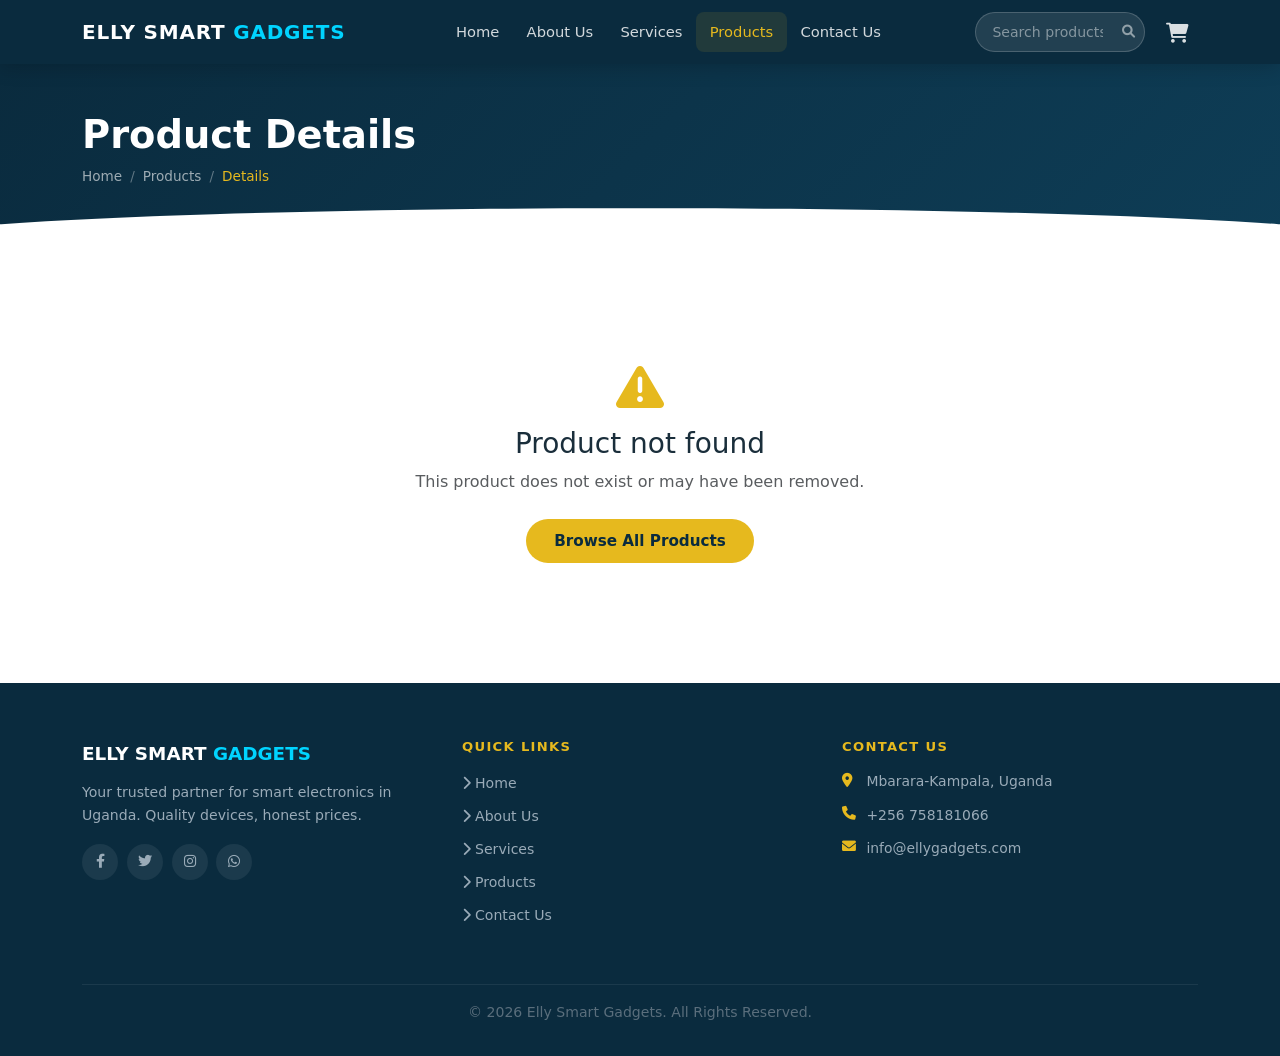
<file: product-detail.html>
<!DOCTYPE html>
<html lang="en">
<head>
    <meta charset="UTF-8">
    <meta name="viewport" content="width=device-width, initial-scale=1.0">
    <title>Product Details — Elly Smart Gadgets</title>
    <link href="https://cdn.jsdelivr.net/npm/bootstrap@5.3.0-alpha1/dist/css/bootstrap.min.css" rel="stylesheet">
    <link rel="stylesheet" href="https://cdnjs.cloudflare.com/ajax/libs/font-awesome/6.0.0-beta3/css/all.min.css">
    <link rel="stylesheet" href="style.css">
</head>
<body>

<!-- Navigation -->
<nav class="navbar navbar-expand-lg navbar-dark sticky-top">
    <div class="container">
        <a class="navbar-brand" href="index.html">ELLY SMART<span> GADGETS</span></a>
        <button class="navbar-toggler" type="button" data-bs-toggle="collapse" data-bs-target="#navbarNav" aria-controls="navbarNav" aria-expanded="false" aria-label="Toggle navigation">
            <span class="navbar-toggler-icon"></span>
        </button>
        <div class="collapse navbar-collapse" id="navbarNav">
            <ul class="navbar-nav mx-auto">
                <li class="nav-item"><a class="nav-link" href="index.html">Home</a></li>
                <li class="nav-item"><a class="nav-link" href="about.html">About Us</a></li>
                <li class="nav-item"><a class="nav-link" href="services.html">Services</a></li>
                <li class="nav-item"><a class="nav-link active" href="products.html">Products</a></li>
                <li class="nav-item"><a class="nav-link" href="contact.html">Contact Us</a></li>
            </ul>
            <div class="navbar-actions">
                <form class="search-form" onsubmit="event.preventDefault()">
                    <input type="text" id="searchInput" class="search-input" placeholder="Search products...">
                    <button type="button" class="search-btn" onclick="searchProducts()" aria-label="Search">
                        <i class="fas fa-search"></i>
                    </button>
                </form>
                <a href="cart.html" class="nav-link cart-icon ms-1" aria-label="Shopping cart">
                    <i class="fas fa-shopping-cart fa-lg"></i>
                    <span class="cart-count">0</span>
                </a>
            </div>
        </div>
    </div>
</nav>

<!-- Page Hero -->
<section class="page-hero">
    <div class="container">
        <h1 id="pd-hero-title">Product Details</h1>
        <nav aria-label="breadcrumb">
            <ol class="breadcrumb">
                <li class="breadcrumb-item"><a href="index.html">Home</a></li>
                <li class="breadcrumb-item"><a href="products.html">Products</a></li>
                <li class="breadcrumb-item active" id="bc-product">Details</li>
            </ol>
        </nav>
    </div>
</section>

<!-- Product Content (populated by JS) -->
<section class="section">
    <div class="container">
        <div id="pd-content">
            <!-- Loading state -->
            <div class="text-center py-5">
                <div class="spinner-border text-success" role="status" style="width:3rem;height:3rem;">
                    <span class="visually-hidden">Loading...</span>
                </div>
                <p class="text-muted mt-3">Loading product details...</p>
            </div>
        </div>
    </div>
</section>

<!-- Sticky Mobile CTA -->
<div class="sticky-cta" id="sticky-cta" role="complementary" aria-label="Quick add to cart">
    <!-- Populated by JS -->
</div>

<!-- Back to Top -->
<button class="back-to-top" id="backToTop" aria-label="Back to top">
    <i class="fas fa-chevron-up"></i>
</button>

<!-- Footer -->
<footer class="footer">
    <div class="container">
        <div class="row gy-4">
            <div class="col-md-4">
                <div class="footer-brand">ELLY SMART<span> GADGETS</span></div>
                <p>Your trusted partner for smart electronics in Uganda. Quality devices, honest prices.</p>
                <div class="social-icons mt-3">
                    <a href="#" aria-label="Facebook"><i class="fab fa-facebook-f"></i></a>
                    <a href="#" aria-label="Twitter"><i class="fab fa-twitter"></i></a>
                    <a href="#" aria-label="Instagram"><i class="fab fa-instagram"></i></a>
                    <a href="#" aria-label="WhatsApp"><i class="fab fa-whatsapp"></i></a>
                </div>
            </div>
            <div class="col-md-4">
                <h5>Quick Links</h5>
                <ul class="list-unstyled footer-links">
                    <li><a href="index.html"><i class="fas fa-chevron-right me-1"></i>Home</a></li>
                    <li><a href="about.html"><i class="fas fa-chevron-right me-1"></i>About Us</a></li>
                    <li><a href="services.html"><i class="fas fa-chevron-right me-1"></i>Services</a></li>
                    <li><a href="products.html"><i class="fas fa-chevron-right me-1"></i>Products</a></li>
                    <li><a href="contact.html"><i class="fas fa-chevron-right me-1"></i>Contact Us</a></li>
                </ul>
            </div>
            <div class="col-md-4">
                <h5>Contact Us</h5>
                <ul class="list-unstyled footer-contact">
                    <li><i class="fas fa-map-marker-alt"></i> Mbarara-Kampala, Uganda</li>
                    <li><i class="fas fa-phone"></i> +256 758181066</li>
                    <li><i class="fas fa-envelope"></i> info@ellygadgets.com</li>
                </ul>
            </div>
        </div>
        <div class="footer-bottom text-center">
            <p>&copy; 2026 Elly Smart Gadgets. All Rights Reserved.</p>
        </div>
    </div>
</footer>

<script src="https://cdn.jsdelivr.net/npm/bootstrap@5.3.0-alpha1/dist/js/bootstrap.bundle.min.js"></script>
<script src="script.js"></script>
</body>
</html>
</file>
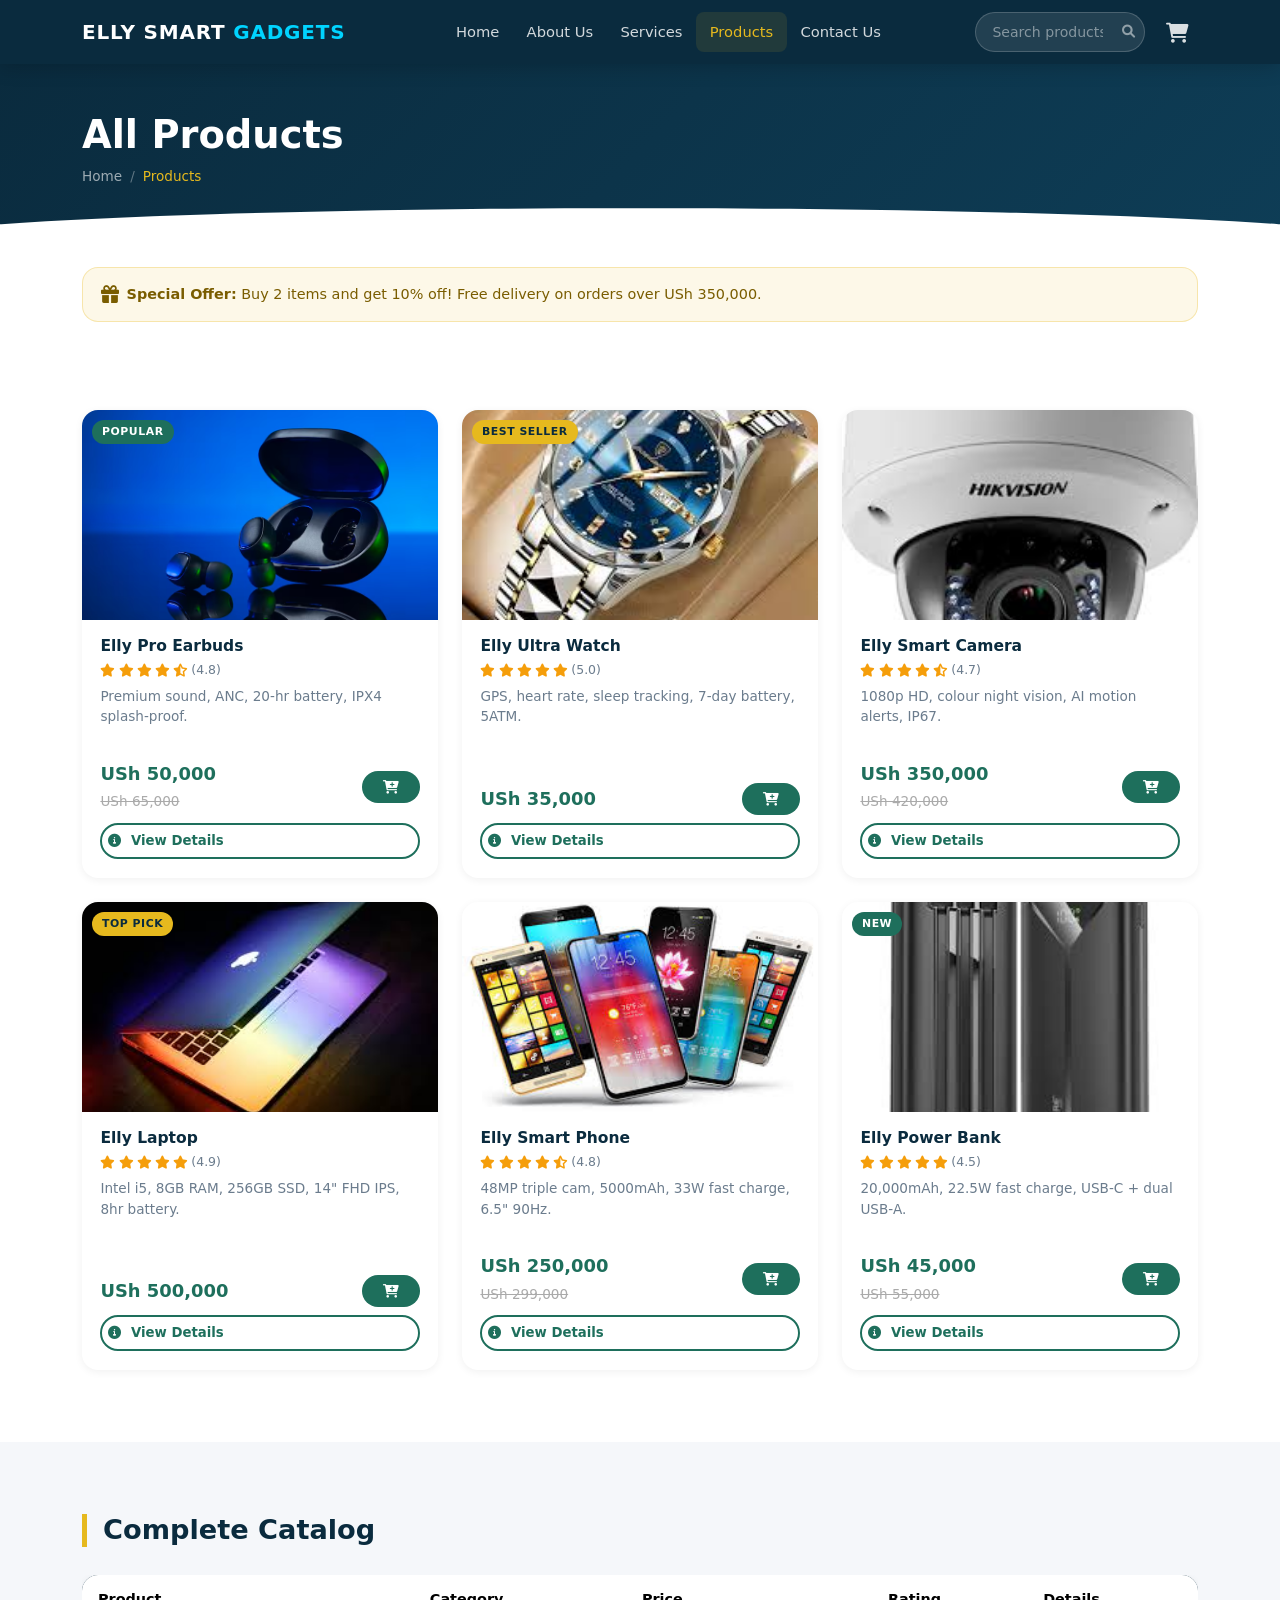
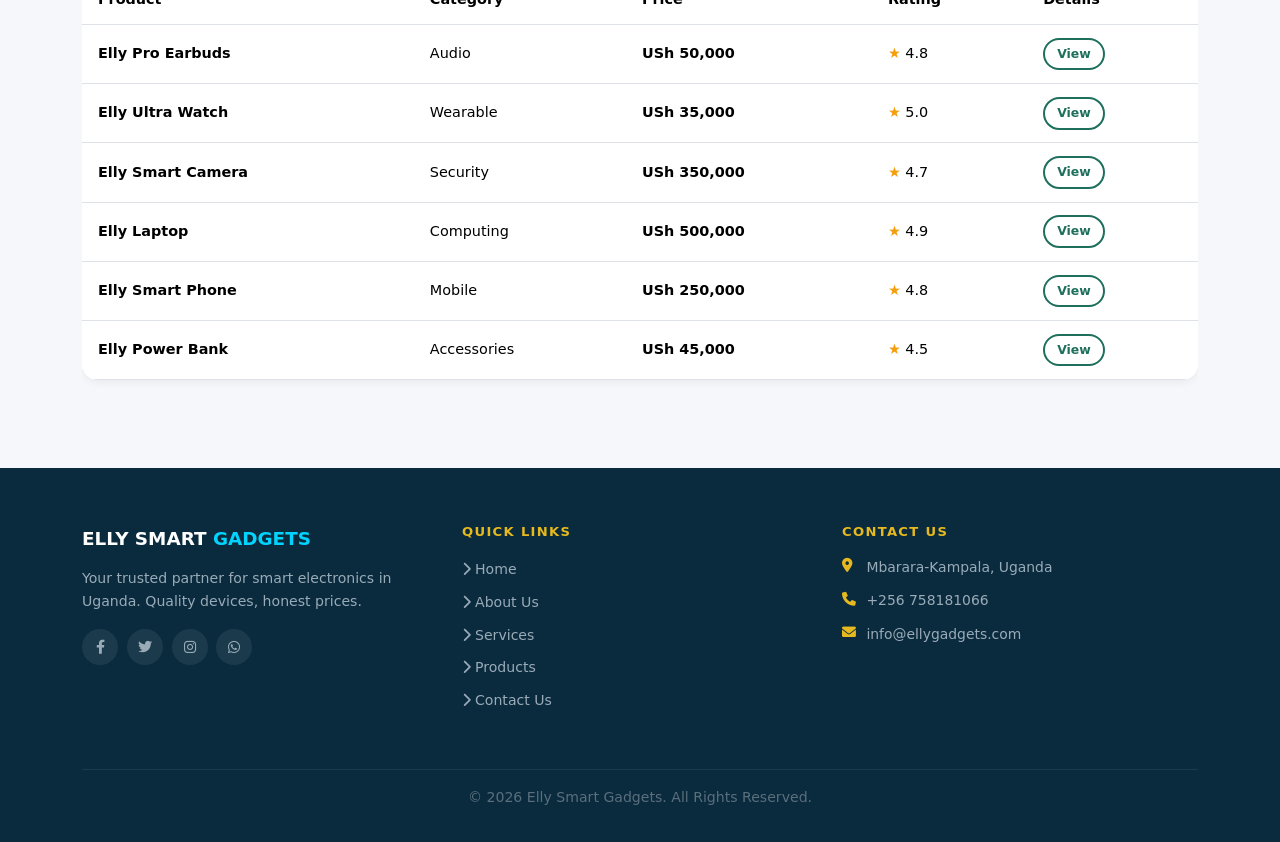
<file: products.html>
<!DOCTYPE html>
<html lang="en">
<head>
    <meta charset="UTF-8">
    <meta name="viewport" content="width=device-width, initial-scale=1.0">
    <title>Products — Elly Smart Gadgets</title>
    <link href="https://cdn.jsdelivr.net/npm/bootstrap@5.3.0-alpha1/dist/css/bootstrap.min.css" rel="stylesheet">
    <link rel="stylesheet" href="https://cdnjs.cloudflare.com/ajax/libs/font-awesome/6.0.0-beta3/css/all.min.css">
    <link rel="stylesheet" href="style.css">
</head>
<body>

<!-- Navigation -->
<nav class="navbar navbar-expand-lg navbar-dark sticky-top">
    <div class="container">
        <a class="navbar-brand" href="index.html">ELLY SMART<span> GADGETS</span></a>
        <button class="navbar-toggler" type="button" data-bs-toggle="collapse" data-bs-target="#navbarNav" aria-controls="navbarNav" aria-expanded="false" aria-label="Toggle navigation">
            <span class="navbar-toggler-icon"></span>
        </button>
        <div class="collapse navbar-collapse" id="navbarNav">
            <ul class="navbar-nav mx-auto">
                <li class="nav-item"><a class="nav-link" href="index.html">Home</a></li>
                <li class="nav-item"><a class="nav-link" href="about.html">About Us</a></li>
                <li class="nav-item"><a class="nav-link" href="services.html">Services</a></li>
                <li class="nav-item"><a class="nav-link active" href="products.html">Products</a></li>
                <li class="nav-item"><a class="nav-link" href="contact.html">Contact Us</a></li>
            </ul>
            <div class="navbar-actions">
                <form class="search-form" onsubmit="event.preventDefault()">
                    <input type="text" id="searchInput" class="search-input" placeholder="Search products...">
                    <button type="button" class="search-btn" onclick="searchProducts()" aria-label="Search">
                        <i class="fas fa-search"></i>
                    </button>
                </form>
                <a href="cart.html" class="nav-link cart-icon ms-1" aria-label="Shopping cart">
                    <i class="fas fa-shopping-cart fa-lg"></i>
                    <span class="cart-count">0</span>
                </a>
            </div>
        </div>
    </div>
</nav>

<!-- Page Hero -->
<section class="page-hero">
    <div class="container">
        <h1>All Products</h1>
        <nav aria-label="breadcrumb">
            <ol class="breadcrumb">
                <li class="breadcrumb-item"><a href="index.html">Home</a></li>
                <li class="breadcrumb-item active">Products</li>
            </ol>
        </nav>
    </div>
</section>

<!-- Promo Alert -->
<div class="container mt-4">
    <div class="alert alert-success d-flex align-items-center gap-2 flex-wrap">
        <i class="fas fa-gift fa-lg flex-shrink-0"></i>
        <span><strong>Special Offer:</strong> Buy 2 items and get 10% off! Free delivery on orders over USh 350,000.</span>
    </div>
</div>

<!-- Products Grid -->
<section class="section">
    <div class="container">
        <div class="row g-4">

            <!-- Earbuds -->
            <div class="col-6 col-md-4 product-item">
                <div class="product-card">
                    <div class="product-img-wrap">
                        <img src="images/earbuds.jpg" class="product-img" alt="Elly Pro Earbuds" onerror="this.src='https://placehold.co/300x210/0a2b3e/e6b91e?text=Earbuds'">
                        <span class="badge-new">Popular</span>
                        <div class="product-img-overlay">
                            <a href="product-detail.html?id=earbuds" class="btn btn-gold" style="font-size:0.82rem;padding:8px 18px;">
                                <i class="fas fa-eye me-1"></i>Quick View
                            </a>
                        </div>
                    </div>
                    <div class="card-body">
                        <h5 class="card-title">Elly Pro Earbuds</h5>
                        <div class="rating">
                            <i class="fas fa-star"></i><i class="fas fa-star"></i><i class="fas fa-star"></i><i class="fas fa-star"></i><i class="fas fa-star-half-alt"></i>
                            <span class="text-muted">(4.8)</span>
                        </div>
                        <p class="card-text">Premium sound, ANC, 20-hr battery, IPX4 splash-proof.</p>
                        <div class="d-flex justify-content-between align-items-center mt-3">
                            <div>
                                <div class="price">USh 50,000</div>
                                <small class="price-old">USh 65,000</small>
                            </div>
                            <button class="btn btn-teal" onclick="addToCart('earbuds','Elly Pro Earbuds',50000,'images/earbuds.jpg')">
                                <i class="fas fa-cart-plus"></i>
                            </button>
                        </div>
                        <a href="product-detail.html?id=earbuds" class="btn btn-outline-teal w-100 mt-2" style="font-size:0.83rem;padding:6px;">
                            <i class="fas fa-info-circle me-1"></i>View Details
                        </a>
                    </div>
                </div>
            </div>

            <!-- Watch -->
            <div class="col-6 col-md-4 product-item">
                <div class="product-card">
                    <div class="product-img-wrap">
                        <img src="images/watch.jpg" class="product-img" alt="Elly Ultra Watch" onerror="this.src='https://placehold.co/300x210/0a2b3e/e6b91e?text=Watch'">
                        <span class="badge-new badge-gold">Best Seller</span>
                        <div class="product-img-overlay">
                            <a href="product-detail.html?id=watch" class="btn btn-gold" style="font-size:0.82rem;padding:8px 18px;">
                                <i class="fas fa-eye me-1"></i>Quick View
                            </a>
                        </div>
                    </div>
                    <div class="card-body">
                        <h5 class="card-title">Elly Ultra Watch</h5>
                        <div class="rating">
                            <i class="fas fa-star"></i><i class="fas fa-star"></i><i class="fas fa-star"></i><i class="fas fa-star"></i><i class="fas fa-star"></i>
                            <span class="text-muted">(5.0)</span>
                        </div>
                        <p class="card-text">GPS, heart rate, sleep tracking, 7-day battery, 5ATM.</p>
                        <div class="d-flex justify-content-between align-items-center mt-3">
                            <div class="price">USh 35,000</div>
                            <button class="btn btn-teal" onclick="addToCart('watch','Elly Ultra Watch',35000,'images/watch.jpg')">
                                <i class="fas fa-cart-plus"></i>
                            </button>
                        </div>
                        <a href="product-detail.html?id=watch" class="btn btn-outline-teal w-100 mt-2" style="font-size:0.83rem;padding:6px;">
                            <i class="fas fa-info-circle me-1"></i>View Details
                        </a>
                    </div>
                </div>
            </div>

            <!-- Camera -->
            <div class="col-6 col-md-4 product-item">
                <div class="product-card">
                    <div class="product-img-wrap">
                        <img src="images/camera.jpg" class="product-img" alt="Elly Smart Camera" onerror="this.src='https://placehold.co/300x210/0a2b3e/e6b91e?text=Camera'">
                        <div class="product-img-overlay">
                            <a href="product-detail.html?id=camera" class="btn btn-gold" style="font-size:0.82rem;padding:8px 18px;">
                                <i class="fas fa-eye me-1"></i>Quick View
                            </a>
                        </div>
                    </div>
                    <div class="card-body">
                        <h5 class="card-title">Elly Smart Camera</h5>
                        <div class="rating">
                            <i class="fas fa-star"></i><i class="fas fa-star"></i><i class="fas fa-star"></i><i class="fas fa-star"></i><i class="fas fa-star-half-alt"></i>
                            <span class="text-muted">(4.7)</span>
                        </div>
                        <p class="card-text">1080p HD, colour night vision, AI motion alerts, IP67.</p>
                        <div class="d-flex justify-content-between align-items-center mt-3">
                            <div>
                                <div class="price">USh 350,000</div>
                                <small class="price-old">USh 420,000</small>
                            </div>
                            <button class="btn btn-teal" onclick="addToCart('camera','Elly Smart Camera',350000,'images/camera.jpg')">
                                <i class="fas fa-cart-plus"></i>
                            </button>
                        </div>
                        <a href="product-detail.html?id=camera" class="btn btn-outline-teal w-100 mt-2" style="font-size:0.83rem;padding:6px;">
                            <i class="fas fa-info-circle me-1"></i>View Details
                        </a>
                    </div>
                </div>
            </div>

            <!-- Laptop -->
            <div class="col-6 col-md-4 product-item">
                <div class="product-card">
                    <div class="product-img-wrap">
                        <img src="images/laptop.jpg" class="product-img" alt="Elly Laptop" onerror="this.src='https://placehold.co/300x210/0a2b3e/e6b91e?text=Laptop'">
                        <span class="badge-new badge-gold">Top Pick</span>
                        <div class="product-img-overlay">
                            <a href="product-detail.html?id=laptop" class="btn btn-gold" style="font-size:0.82rem;padding:8px 18px;">
                                <i class="fas fa-eye me-1"></i>Quick View
                            </a>
                        </div>
                    </div>
                    <div class="card-body">
                        <h5 class="card-title">Elly Laptop</h5>
                        <div class="rating">
                            <i class="fas fa-star"></i><i class="fas fa-star"></i><i class="fas fa-star"></i><i class="fas fa-star"></i><i class="fas fa-star"></i>
                            <span class="text-muted">(4.9)</span>
                        </div>
                        <p class="card-text">Intel i5, 8GB RAM, 256GB SSD, 14" FHD IPS, 8hr battery.</p>
                        <div class="d-flex justify-content-between align-items-center mt-3">
                            <div class="price">USh 500,000</div>
                            <button class="btn btn-teal" onclick="addToCart('laptop','Elly Laptop',500000,'images/laptop.jpg')">
                                <i class="fas fa-cart-plus"></i>
                            </button>
                        </div>
                        <a href="product-detail.html?id=laptop" class="btn btn-outline-teal w-100 mt-2" style="font-size:0.83rem;padding:6px;">
                            <i class="fas fa-info-circle me-1"></i>View Details
                        </a>
                    </div>
                </div>
            </div>

            <!-- Phone -->
            <div class="col-6 col-md-4 product-item">
                <div class="product-card">
                    <div class="product-img-wrap">
                        <img src="images/phone.jpg" class="product-img" alt="Elly Smart Phone" onerror="this.src='https://placehold.co/300x210/0a2b3e/e6b91e?text=Phone'">
                        <div class="product-img-overlay">
                            <a href="product-detail.html?id=phone" class="btn btn-gold" style="font-size:0.82rem;padding:8px 18px;">
                                <i class="fas fa-eye me-1"></i>Quick View
                            </a>
                        </div>
                    </div>
                    <div class="card-body">
                        <h5 class="card-title">Elly Smart Phone</h5>
                        <div class="rating">
                            <i class="fas fa-star"></i><i class="fas fa-star"></i><i class="fas fa-star"></i><i class="fas fa-star"></i><i class="fas fa-star-half-alt"></i>
                            <span class="text-muted">(4.8)</span>
                        </div>
                        <p class="card-text">48MP triple cam, 5000mAh, 33W fast charge, 6.5" 90Hz.</p>
                        <div class="d-flex justify-content-between align-items-center mt-3">
                            <div>
                                <div class="price">USh 250,000</div>
                                <small class="price-old">USh 299,000</small>
                            </div>
                            <button class="btn btn-teal" onclick="addToCart('phone','Elly Smart Phone',250000,'images/phone.jpg')">
                                <i class="fas fa-cart-plus"></i>
                            </button>
                        </div>
                        <a href="product-detail.html?id=phone" class="btn btn-outline-teal w-100 mt-2" style="font-size:0.83rem;padding:6px;">
                            <i class="fas fa-info-circle me-1"></i>View Details
                        </a>
                    </div>
                </div>
            </div>

            <!-- Power Bank -->
            <div class="col-6 col-md-4 product-item">
                <div class="product-card">
                    <div class="product-img-wrap">
                        <img src="images/powerbank.jpg" class="product-img" alt="Elly Power Bank" onerror="this.src='https://placehold.co/300x210/0a2b3e/e6b91e?text=PowerBank'">
                        <span class="badge-new">New</span>
                        <div class="product-img-overlay">
                            <a href="product-detail.html?id=powerbank" class="btn btn-gold" style="font-size:0.82rem;padding:8px 18px;">
                                <i class="fas fa-eye me-1"></i>Quick View
                            </a>
                        </div>
                    </div>
                    <div class="card-body">
                        <h5 class="card-title">Elly Power Bank</h5>
                        <div class="rating">
                            <i class="fas fa-star"></i><i class="fas fa-star"></i><i class="fas fa-star"></i><i class="fas fa-star"></i><i class="fas fa-star"></i>
                            <span class="text-muted">(4.5)</span>
                        </div>
                        <p class="card-text">20,000mAh, 22.5W fast charge, USB-C + dual USB-A.</p>
                        <div class="d-flex justify-content-between align-items-center mt-3">
                            <div>
                                <div class="price">USh 45,000</div>
                                <small class="price-old">USh 55,000</small>
                            </div>
                            <button class="btn btn-teal" onclick="addToCart('powerbank','Elly Power Bank',45000,'images/powerbank.jpg')">
                                <i class="fas fa-cart-plus"></i>
                            </button>
                        </div>
                        <a href="product-detail.html?id=powerbank" class="btn btn-outline-teal w-100 mt-2" style="font-size:0.83rem;padding:6px;">
                            <i class="fas fa-info-circle me-1"></i>View Details
                        </a>
                    </div>
                </div>
            </div>

        </div><!-- /row -->

        <div id="noResults" class="no-results mt-4" style="display:none;">
            <i class="fas fa-search fa-3x mb-3 d-block"></i>
            <h4>No products found</h4>
            <p class="text-muted">Try a different search term</p>
        </div>
    </div>
</section>

<!-- Catalog Table -->
<section class="section section-alt">
    <div class="container">
        <h2 class="page-title">Complete Catalog</h2>
        <div class="table-responsive">
            <table class="table specs-table">
                <thead>
                    <tr><th>Product</th><th>Category</th><th>Price</th><th>Rating</th><th class="d-none d-md-table-cell">Details</th></tr>
                </thead>
                <tbody>
                    <tr>
                        <td><strong>Elly Pro Earbuds</strong></td><td>Audio</td>
                        <td class="price-cell">USh 50,000</td><td><span style="color:#f59e0b;">★</span> 4.8</td>
                        <td class="d-none d-md-table-cell"><a href="product-detail.html?id=earbuds" class="btn-outline-teal" style="font-size:0.78rem;padding:4px 12px;border-radius:20px;">View</a></td>
                    </tr>
                    <tr>
                        <td><strong>Elly Ultra Watch</strong></td><td>Wearable</td>
                        <td class="price-cell">USh 35,000</td><td><span style="color:#f59e0b;">★</span> 5.0</td>
                        <td class="d-none d-md-table-cell"><a href="product-detail.html?id=watch" class="btn-outline-teal" style="font-size:0.78rem;padding:4px 12px;border-radius:20px;">View</a></td>
                    </tr>
                    <tr>
                        <td><strong>Elly Smart Camera</strong></td><td>Security</td>
                        <td class="price-cell">USh 350,000</td><td><span style="color:#f59e0b;">★</span> 4.7</td>
                        <td class="d-none d-md-table-cell"><a href="product-detail.html?id=camera" class="btn-outline-teal" style="font-size:0.78rem;padding:4px 12px;border-radius:20px;">View</a></td>
                    </tr>
                    <tr>
                        <td><strong>Elly Laptop</strong></td><td>Computing</td>
                        <td class="price-cell">USh 500,000</td><td><span style="color:#f59e0b;">★</span> 4.9</td>
                        <td class="d-none d-md-table-cell"><a href="product-detail.html?id=laptop" class="btn-outline-teal" style="font-size:0.78rem;padding:4px 12px;border-radius:20px;">View</a></td>
                    </tr>
                    <tr>
                        <td><strong>Elly Smart Phone</strong></td><td>Mobile</td>
                        <td class="price-cell">USh 250,000</td><td><span style="color:#f59e0b;">★</span> 4.8</td>
                        <td class="d-none d-md-table-cell"><a href="product-detail.html?id=phone" class="btn-outline-teal" style="font-size:0.78rem;padding:4px 12px;border-radius:20px;">View</a></td>
                    </tr>
                    <tr>
                        <td><strong>Elly Power Bank</strong></td><td>Accessories</td>
                        <td class="price-cell">USh 45,000</td><td><span style="color:#f59e0b;">★</span> 4.5</td>
                        <td class="d-none d-md-table-cell"><a href="product-detail.html?id=powerbank" class="btn-outline-teal" style="font-size:0.78rem;padding:4px 12px;border-radius:20px;">View</a></td>
                    </tr>
                </tbody>
            </table>
        </div>
    </div>
</section>

<!-- Back to Top -->
<button class="back-to-top" id="backToTop" aria-label="Back to top">
    <i class="fas fa-chevron-up"></i>
</button>

<!-- Footer -->
<footer class="footer">
    <div class="container">
        <div class="row gy-4">
            <div class="col-md-4">
                <div class="footer-brand">ELLY SMART<span> GADGETS</span></div>
                <p>Your trusted partner for smart electronics in Uganda. Quality devices, honest prices.</p>
                <div class="social-icons mt-3">
                    <a href="#" aria-label="Facebook"><i class="fab fa-facebook-f"></i></a>
                    <a href="#" aria-label="Twitter"><i class="fab fa-twitter"></i></a>
                    <a href="#" aria-label="Instagram"><i class="fab fa-instagram"></i></a>
                    <a href="#" aria-label="WhatsApp"><i class="fab fa-whatsapp"></i></a>
                </div>
            </div>
            <div class="col-md-4">
                <h5>Quick Links</h5>
                <ul class="list-unstyled footer-links">
                    <li><a href="index.html"><i class="fas fa-chevron-right me-1"></i>Home</a></li>
                    <li><a href="about.html"><i class="fas fa-chevron-right me-1"></i>About Us</a></li>
                    <li><a href="services.html"><i class="fas fa-chevron-right me-1"></i>Services</a></li>
                    <li><a href="products.html"><i class="fas fa-chevron-right me-1"></i>Products</a></li>
                    <li><a href="contact.html"><i class="fas fa-chevron-right me-1"></i>Contact Us</a></li>
                </ul>
            </div>
            <div class="col-md-4">
                <h5>Contact Us</h5>
                <ul class="list-unstyled footer-contact">
                    <li><i class="fas fa-map-marker-alt"></i> Mbarara-Kampala, Uganda</li>
                    <li><i class="fas fa-phone"></i> +256 758181066</li>
                    <li><i class="fas fa-envelope"></i> info@ellygadgets.com</li>
                </ul>
            </div>
        </div>
        <div class="footer-bottom text-center">
            <p>&copy; 2026 Elly Smart Gadgets. All Rights Reserved.</p>
        </div>
    </div>
</footer>

<script src="https://cdn.jsdelivr.net/npm/bootstrap@5.3.0-alpha1/dist/js/bootstrap.bundle.min.js"></script>
<script src="script.js"></script>
</body>
</html>
</file>
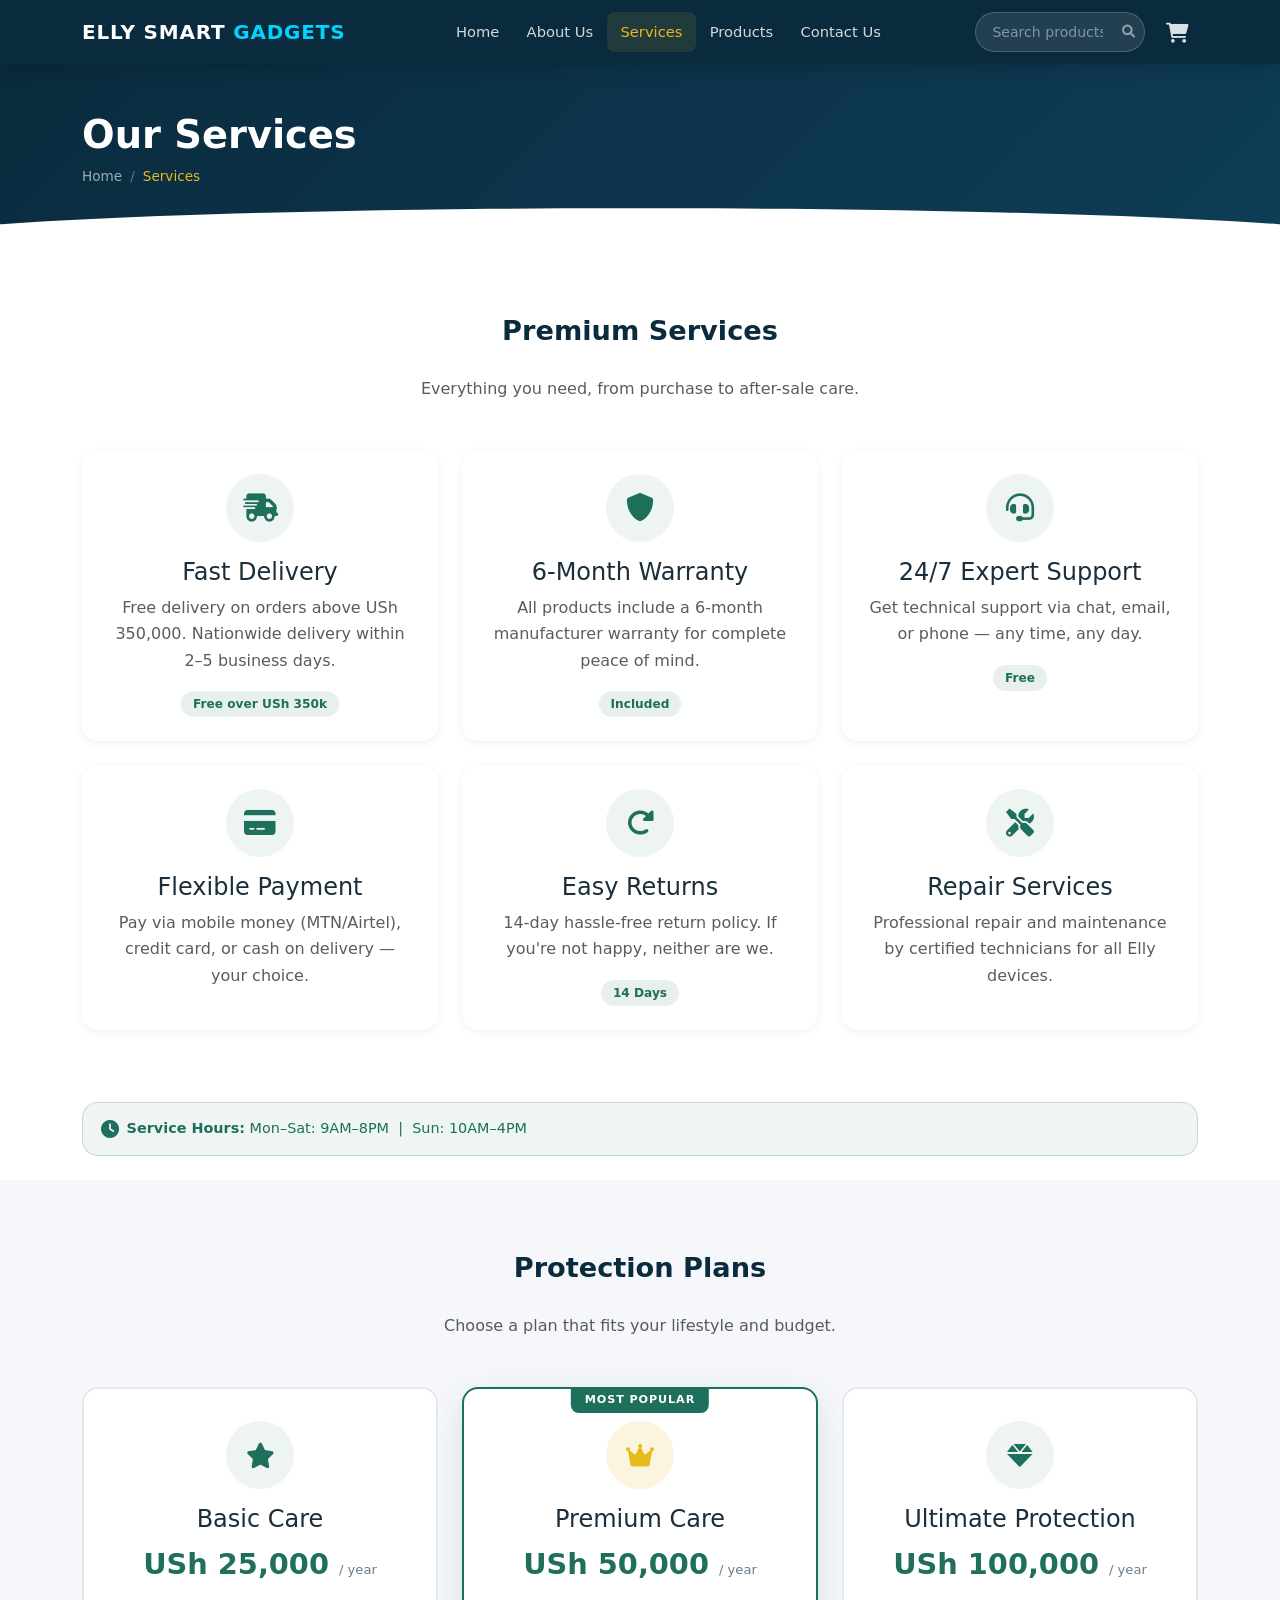
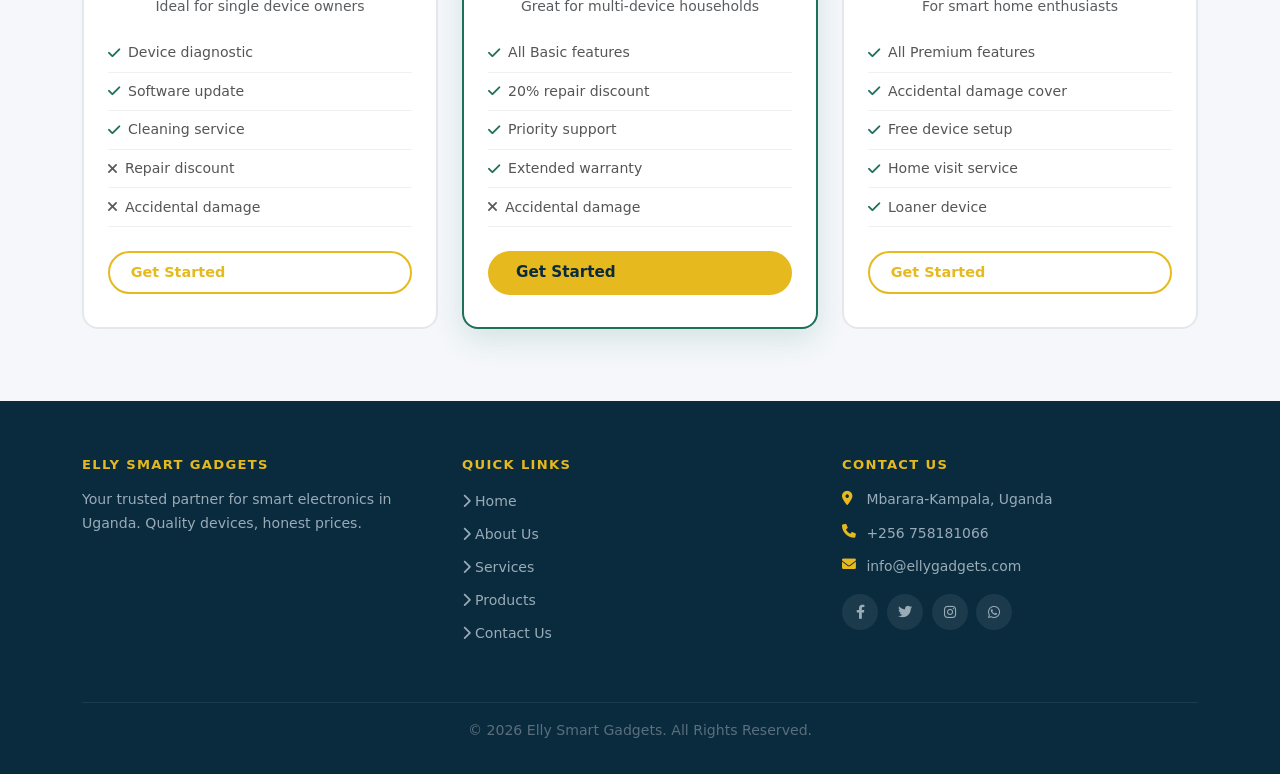
<file: services.html>
<!DOCTYPE html>
<html lang="en">
<head>
    <meta charset="UTF-8">
    <meta name="viewport" content="width=device-width, initial-scale=1.0">
    <title>Services - Elly Smart Gadgets</title>
    <link href="https://cdn.jsdelivr.net/npm/bootstrap@5.3.0-alpha1/dist/css/bootstrap.min.css" rel="stylesheet">
    <link rel="stylesheet" href="https://cdnjs.cloudflare.com/ajax/libs/font-awesome/6.0.0-beta3/css/all.min.css">
    <link rel="stylesheet" href="style.css">
</head>
<body>

<!-- Navigation -->
<nav class="navbar navbar-expand-lg navbar-dark sticky-top">
    <div class="container">
        <a class="navbar-brand" href="index.html">ELLY SMART<span> GADGETS</span></a>
        <button class="navbar-toggler" type="button" data-bs-toggle="collapse" data-bs-target="#navbarNav" aria-controls="navbarNav" aria-expanded="false" aria-label="Toggle navigation">
            <span class="navbar-toggler-icon"></span>
        </button>
        <div class="collapse navbar-collapse" id="navbarNav">
            <ul class="navbar-nav mx-auto">
                <li class="nav-item"><a class="nav-link" href="index.html">Home</a></li>
                <li class="nav-item"><a class="nav-link" href="about.html">About Us</a></li>
                <li class="nav-item"><a class="nav-link active" href="services.html">Services</a></li>
                <li class="nav-item"><a class="nav-link" href="products.html">Products</a></li>
                <li class="nav-item"><a class="nav-link" href="contact.html">Contact Us</a></li>
            </ul>
            <div class="navbar-actions">
                <form class="search-form" onsubmit="event.preventDefault()">
                    <input type="text" id="searchInput" class="search-input" placeholder="Search products...">
                    <button type="button" class="search-btn" onclick="searchProducts()" aria-label="Search"><i class="fas fa-search"></i></button>
                </form>
                <a href="cart.html" class="nav-link cart-icon ms-1" aria-label="Shopping cart">
                    <i class="fas fa-shopping-cart fa-lg"></i>
                    <span class="cart-count">0</span>
                </a>
            </div>
        </div>
    </div>
</nav>

<!-- Page Hero -->
<section class="page-hero">
    <div class="container">
        <h1>Our Services</h1>
        <nav aria-label="breadcrumb">
            <ol class="breadcrumb">
                <li class="breadcrumb-item"><a href="index.html">Home</a></li>
                <li class="breadcrumb-item active">Services</li>
            </ol>
        </nav>
    </div>
</section>

<!-- Services Grid -->
<section class="section">
    <div class="container">
        <div class="text-center mb-5">
            <h2 class="page-title border-0 ps-0">Premium Services</h2>
            <p class="text-muted">Everything you need, from purchase to after-sale care.</p>
        </div>
        <div class="row g-4">
            <div class="col-sm-6 col-lg-4">
                <div class="service-card text-center p-4">
                    <div class="service-icon">
                        <i class="fas fa-truck-fast"></i>
                    </div>
                    <h4>Fast Delivery</h4>
                    <p class="text-muted">Free delivery on orders above USh 350,000. Nationwide delivery within 2–5 business days.</p>
                    <span class="price-badge">Free over USh 350k</span>
                </div>
            </div>
            <div class="col-sm-6 col-lg-4">
                <div class="service-card text-center p-4">
                    <div class="service-icon">
                        <i class="fas fa-shield-alt"></i>
                    </div>
                    <h4>6-Month Warranty</h4>
                    <p class="text-muted">All products include a 6-month manufacturer warranty for complete peace of mind.</p>
                    <span class="price-badge">Included</span>
                </div>
            </div>
            <div class="col-sm-6 col-lg-4">
                <div class="service-card text-center p-4">
                    <div class="service-icon">
                        <i class="fas fa-headset"></i>
                    </div>
                    <h4>24/7 Expert Support</h4>
                    <p class="text-muted">Get technical support via chat, email, or phone — any time, any day.</p>
                    <span class="price-badge">Free</span>
                </div>
            </div>
            <div class="col-sm-6 col-lg-4">
                <div class="service-card text-center p-4">
                    <div class="service-icon">
                        <i class="fas fa-credit-card"></i>
                    </div>
                    <h4>Flexible Payment</h4>
                    <p class="text-muted">Pay via mobile money (MTN/Airtel), credit card, or cash on delivery — your choice.</p>
                </div>
            </div>
            <div class="col-sm-6 col-lg-4">
                <div class="service-card text-center p-4">
                    <div class="service-icon">
                        <i class="fas fa-rotate-right"></i>
                    </div>
                    <h4>Easy Returns</h4>
                    <p class="text-muted">14-day hassle-free return policy. If you're not happy, neither are we.</p>
                    <span class="price-badge">14 Days</span>
                </div>
            </div>
            <div class="col-sm-6 col-lg-4">
                <div class="service-card text-center p-4">
                    <div class="service-icon">
                        <i class="fas fa-tools"></i>
                    </div>
                    <h4>Repair Services</h4>
                    <p class="text-muted">Professional repair and maintenance by certified technicians for all Elly devices.</p>
                </div>
            </div>
        </div>
    </div>
</section>

<!-- Service Hours Alert -->
<div class="container pb-2">
    <div class="alert alert-info d-flex align-items-center gap-2">
        <i class="fas fa-clock fa-lg"></i>
        <span><strong>Service Hours:</strong> Mon–Sat: 9AM–8PM &nbsp;|&nbsp; Sun: 10AM–4PM</span>
    </div>
</div>

<!-- Pricing Packages -->
<section class="section section-alt">
    <div class="container">
        <div class="text-center mb-5">
            <h2 class="page-title border-0 ps-0">Protection Plans</h2>
            <p class="text-muted">Choose a plan that fits your lifestyle and budget.</p>
        </div>
        <div class="row g-4 justify-content-center">
            <div class="col-md-4">
                <div class="package-card">
                    <div class="service-icon mx-auto mb-3">
                        <i class="fas fa-star" style="color: var(--primary-teal);font-size:1.6rem;"></i>
                    </div>
                    <h4>Basic Care</h4>
                    <div class="package-price">USh 25,000 <span>/ year</span></div>
                    <p class="text-muted small">Ideal for single device owners</p>
                    <ul class="package-features">
                        <li><i class="fas fa-check"></i> Device diagnostic</li>
                        <li><i class="fas fa-check"></i> Software update</li>
                        <li><i class="fas fa-check"></i> Cleaning service</li>
                        <li><i class="fas fa-times text-muted"></i> Repair discount</li>
                        <li><i class="fas fa-times text-muted"></i> Accidental damage</li>
                    </ul>
                    <a href="contact.html" class="btn btn-outline-gold w-100">Get Started</a>
                </div>
            </div>
            <div class="col-md-4">
                <div class="package-card featured">
                    <div class="service-icon mx-auto mb-3" style="background: rgba(230,185,30,0.15);">
                        <i class="fas fa-crown" style="color: var(--accent-gold);font-size:1.6rem;"></i>
                    </div>
                    <h4>Premium Care</h4>
                    <div class="package-price">USh 50,000 <span>/ year</span></div>
                    <p class="text-muted small">Great for multi-device households</p>
                    <ul class="package-features">
                        <li><i class="fas fa-check"></i> All Basic features</li>
                        <li><i class="fas fa-check"></i> 20% repair discount</li>
                        <li><i class="fas fa-check"></i> Priority support</li>
                        <li><i class="fas fa-check"></i> Extended warranty</li>
                        <li><i class="fas fa-times text-muted"></i> Accidental damage</li>
                    </ul>
                    <a href="contact.html" class="btn btn-gold w-100">Get Started</a>
                </div>
            </div>
            <div class="col-md-4">
                <div class="package-card">
                    <div class="service-icon mx-auto mb-3">
                        <i class="fas fa-gem" style="color: var(--primary-teal);font-size:1.6rem;"></i>
                    </div>
                    <h4>Ultimate Protection</h4>
                    <div class="package-price">USh 100,000 <span>/ year</span></div>
                    <p class="text-muted small">For smart home enthusiasts</p>
                    <ul class="package-features">
                        <li><i class="fas fa-check"></i> All Premium features</li>
                        <li><i class="fas fa-check"></i> Accidental damage cover</li>
                        <li><i class="fas fa-check"></i> Free device setup</li>
                        <li><i class="fas fa-check"></i> Home visit service</li>
                        <li><i class="fas fa-check"></i> Loaner device</li>
                    </ul>
                    <a href="contact.html" class="btn btn-outline-gold w-100">Get Started</a>
                </div>
            </div>
        </div>
    </div>
</section>

<!-- Footer -->
<footer class="footer">
    <div class="container">
        <div class="row gy-4">
            <div class="col-md-4">
                <h5>ELLY SMART<span> GADGETS</span></h5>
                <p class="mt-1">Your trusted partner for smart electronics in Uganda. Quality devices, honest prices.</p>
            </div>
            <div class="col-md-4">
                <h5>Quick Links</h5>
                <ul class="list-unstyled footer-links">
                    <li><a href="index.html"><i class="fas fa-chevron-right me-1"></i>Home</a></li>
                    <li><a href="about.html"><i class="fas fa-chevron-right me-1"></i>About Us</a></li>
                    <li><a href="services.html"><i class="fas fa-chevron-right me-1"></i>Services</a></li>
                    <li><a href="products.html"><i class="fas fa-chevron-right me-1"></i>Products</a></li>
                    <li><a href="contact.html"><i class="fas fa-chevron-right me-1"></i>Contact Us</a></li>
                </ul>
            </div>
            <div class="col-md-4">
                <h5>Contact Us</h5>
                <ul class="list-unstyled footer-contact">
                    <li><i class="fas fa-map-marker-alt"></i> Mbarara-Kampala, Uganda</li>
                    <li><i class="fas fa-phone"></i> +256 758181066</li>
                    <li><i class="fas fa-envelope"></i> info@ellygadgets.com</li>
                </ul>
                <div class="social-icons mt-3">
                    <a href="#" aria-label="Facebook"><i class="fab fa-facebook-f"></i></a>
                    <a href="#" aria-label="Twitter"><i class="fab fa-twitter"></i></a>
                    <a href="#" aria-label="Instagram"><i class="fab fa-instagram"></i></a>
                    <a href="#" aria-label="WhatsApp"><i class="fab fa-whatsapp"></i></a>
                </div>
            </div>
        </div>
        <div class="footer-bottom text-center">
            <p>&copy; 2026 Elly Smart Gadgets. All Rights Reserved.</p>
        </div>
    </div>
</footer>

<script src="https://cdn.jsdelivr.net/npm/bootstrap@5.3.0-alpha1/dist/js/bootstrap.bundle.min.js"></script>
<script src="script.js"></script>
</body>
</html>
</file>
<file: style.css>
/* ============================================
   Elly Smart Gadgets — Professional Stylesheet
   Mobile-first, fully responsive
   ============================================ */

:root {
    --primary-dark:  #0a2b3e;
    --primary-teal:  #1e6f5c;
    --teal-hover:    #155f4f;
    --accent-gold:   #e6b91e;
    --gold-hover:    #d4a81a;
    --accent-pink:   #e91e8c;
    --light-bg:      #f5f7fa;
    --card-bg:       #ffffff;
    --dark-text:     #1a2e3b;
    --muted-text:    #6b7c8d;
    --border:        #e4e8ed;
    --radius-sm:     0.5rem;
    --radius-md:     1rem;
    --radius-lg:     1.5rem;
    --shadow-sm:     0 2px 8px rgba(0,0,0,0.06);
    --shadow-md:     0 6px 20px rgba(0,0,0,0.09);
    --shadow-lg:     0 16px 40px rgba(0,0,0,0.13);
    --transition:    all 0.25s ease;
}

/* ============================================
   Base Reset
   ============================================ */
*, *::before, *::after { box-sizing: border-box; }

html {
    scroll-behavior: smooth;
    font-size: 16px;
}

body {
    font-family: 'Segoe UI', system-ui, -apple-system, sans-serif;
    background: #fff;
    color: var(--dark-text);
    line-height: 1.65;
    -webkit-font-smoothing: antialiased;
    overflow-x: hidden;
}

img { max-width: 100%; display: block; }

a { transition: var(--transition); }

/* ============================================
   NAVBAR
   ============================================ */
.navbar {
    background: var(--primary-dark);
    box-shadow: 0 2px 20px rgba(0,0,0,0.2);
    padding: 0;
    min-height: 64px;
}

.navbar .container {
    padding-top: 0.75rem;
    padding-bottom: 0.75rem;
}

.navbar-brand {
    font-weight: 800;
    font-size: 1.25rem;
    color: #fff !important;
    letter-spacing: 0.04em;
    white-space: nowrap;
    padding: 0;
}

.navbar-brand span { color: #00d4ff; }

.navbar-toggler {
    border: 1px solid rgba(255,255,255,0.25);
    border-radius: var(--radius-sm);
    padding: 0.35rem 0.6rem;
}

.navbar-toggler:focus { box-shadow: 0 0 0 2px rgba(230,185,30,0.4); }

/* Nav links */
.navbar-nav .nav-link {
    color: rgba(255,255,255,0.82) !important;
    font-weight: 500;
    font-size: 0.92rem;
    padding: 0.5rem 0.85rem !important;
    border-radius: var(--radius-sm);
    transition: var(--transition);
}

.navbar-nav .nav-link:hover,
.navbar-nav .nav-link.active {
    color: var(--accent-gold) !important;
    background: rgba(230,185,30,0.1);
}

/* Actions (search + cart) */
.navbar-actions {
    display: flex;
    align-items: center;
    gap: 0.5rem;
    flex-shrink: 0;
}

/* Search */
.search-form { position: relative; }

.search-input {
    background: rgba(255,255,255,0.1);
    border: 1px solid rgba(255,255,255,0.18);
    border-radius: 50px;
    padding: 0.45rem 2.6rem 0.45rem 1rem;
    color: #fff;
    width: 170px;
    font-size: 0.88rem;
    transition: var(--transition);
}

.search-input::placeholder { color: rgba(255,255,255,0.45); }

.search-input:focus {
    outline: none;
    width: 210px;
    background: rgba(255,255,255,0.16);
    border-color: rgba(230,185,30,0.55);
}

.search-btn {
    position: absolute;
    right: 10px;
    top: 50%;
    transform: translateY(-50%);
    background: none;
    border: none;
    color: rgba(255,255,255,0.5);
    cursor: pointer;
    font-size: 0.82rem;
    padding: 0;
    line-height: 1;
}

.search-btn:hover { color: var(--accent-gold); }

/* Cart icon */
.cart-icon {
    position: relative;
    color: rgba(255,255,255,0.85) !important;
    padding: 0.45rem 0.55rem !important;
    border-radius: var(--radius-sm);
    display: flex;
    align-items: center;
}

.cart-count {
    position: absolute;
    top: -2px;
    right: -4px;
    background: var(--accent-pink);
    color: #fff;
    border-radius: 50%;
    min-width: 18px;
    height: 18px;
    font-size: 0.6rem;
    font-weight: 700;
    display: flex;
    align-items: center;
    justify-content: center;
    border: 2px solid var(--primary-dark);
}

/* Mobile collapse */
@media (max-width: 991.98px) {
    .navbar-collapse {
        border-top: 1px solid rgba(255,255,255,0.08);
        padding: 0.75rem 0 0.5rem;
        margin-top: 0.5rem;
    }

    .navbar-actions {
        padding-top: 0.75rem;
        border-top: 1px solid rgba(255,255,255,0.07);
        margin-top: 0.25rem;
        flex-wrap: wrap;
        gap: 0.75rem;
    }

    .search-input { width: 100%; max-width: 280px; }
    .search-input:focus { width: 100%; max-width: 280px; }
}

/* ============================================
   HERO (homepage)
   ============================================ */
.hero-section {
    position: relative;
    background: url('images/hero-bg.jpg') center/cover no-repeat;
    color: #fff;
    padding: 9rem 0 7rem;
    overflow: hidden;
}

.hero-overlay {
    position: absolute;
    inset: 0;
    background: linear-gradient(135deg, rgba(10,43,62,0.92) 0%, rgba(10,43,62,0.55) 100%);
}

.hero-content {
    position: relative;
    z-index: 1;
}

.hero-eyebrow {
    display: inline-block;
    background: rgba(230,185,30,0.18);
    border: 1px solid rgba(230,185,30,0.4);
    color: var(--accent-gold);
    font-size: 0.8rem;
    font-weight: 700;
    letter-spacing: 0.14em;
    text-transform: uppercase;
    padding: 0.3rem 1rem;
    border-radius: 50px;
    margin-bottom: 1.25rem;
}

.hero-section h1 {
    font-size: clamp(2rem, 6vw, 3.8rem);
    font-weight: 800;
    line-height: 1.12;
    margin-bottom: 1rem;
    text-shadow: 0 2px 16px rgba(0,0,0,0.3);
}

.hero-highlight { color: var(--accent-gold); }

.hero-section .lead {
    font-size: clamp(0.95rem, 2vw, 1.15rem);
    opacity: 0.85;
    margin-bottom: 2rem;
}

.hero-actions {
    display: flex;
    justify-content: center;
    flex-wrap: wrap;
    gap: 0.85rem;
}

/* ============================================
   PAGE HERO (inner pages)
   ============================================ */
.page-hero {
    background: linear-gradient(135deg, var(--primary-dark) 0%, #0e3d56 100%);
    color: #fff;
    padding: 3rem 0 3.5rem;
    position: relative;
    overflow: hidden;
}

.page-hero::after {
    content: '';
    position: absolute;
    bottom: -1px;
    left: 0; right: 0;
    height: 36px;
    background: #fff;
    clip-path: ellipse(60% 100% at 50% 100%);
}

.page-hero h1 {
    font-size: clamp(1.6rem, 4vw, 2.4rem);
    font-weight: 800;
    margin-bottom: 0.4rem;
}

.page-hero .breadcrumb {
    background: transparent;
    padding: 0; margin: 0;
    font-size: 0.85rem;
}

.page-hero .breadcrumb-item,
.page-hero .breadcrumb-item a {
    color: rgba(255,255,255,0.6);
    text-decoration: none;
}

.page-hero .breadcrumb-item.active { color: var(--accent-gold); }

.page-hero .breadcrumb-item + .breadcrumb-item::before {
    color: rgba(255,255,255,0.35);
}

/* ============================================
   STATS BAR
   ============================================ */
.stats-bar {
    background: var(--primary-teal);
    color: #fff;
    padding: 1.25rem 0;
}

.stat-item {
    padding: 0.6rem 1rem;
    border-right: 1px solid rgba(255,255,255,0.16);
}

.stat-item:last-child { border-right: none; }

.stat-number {
    font-size: clamp(1.2rem, 3vw, 1.6rem);
    font-weight: 800;
    color: var(--accent-gold);
    line-height: 1;
}

.stat-label {
    font-size: 0.72rem;
    opacity: 0.8;
    margin-top: 0.2rem;
    text-transform: uppercase;
    letter-spacing: 0.06em;
}

/* ============================================
   BUTTONS
   ============================================ */
.btn-gold {
    background: var(--accent-gold);
    color: var(--primary-dark);
    border: none;
    border-radius: 50px;
    padding: 0.65rem 1.75rem;
    font-weight: 700;
    font-size: 0.95rem;
    text-decoration: none;
    display: inline-flex;
    align-items: center;
    gap: 0.4rem;
    cursor: pointer;
    transition: var(--transition);
    white-space: nowrap;
}

.btn-gold:hover {
    background: var(--gold-hover);
    color: var(--primary-dark);
    transform: translateY(-2px);
    box-shadow: 0 6px 20px rgba(230,185,30,0.35);
}

.btn-gold:active { transform: translateY(0); }

.btn-teal {
    background: var(--primary-teal);
    color: #fff;
    border: none;
    border-radius: 50px;
    padding: 0.55rem 1.3rem;
    font-weight: 600;
    font-size: 0.88rem;
    text-decoration: none;
    display: inline-flex;
    align-items: center;
    gap: 0.35rem;
    cursor: pointer;
    transition: var(--transition);
    white-space: nowrap;
}

.btn-teal:hover {
    background: var(--teal-hover);
    color: #fff;
    transform: translateY(-2px);
    box-shadow: 0 4px 14px rgba(30,111,92,0.3);
}

.btn-outline-gold {
    background: transparent;
    color: var(--accent-gold);
    border: 2px solid var(--accent-gold);
    border-radius: 50px;
    padding: 0.55rem 1.3rem;
    font-weight: 600;
    font-size: 0.9rem;
    text-decoration: none;
    display: inline-flex;
    align-items: center;
    gap: 0.35rem;
    cursor: pointer;
    transition: var(--transition);
    white-space: nowrap;
}

.btn-outline-gold:hover {
    background: var(--accent-gold);
    color: var(--primary-dark);
}

.btn-outline-teal {
    background: transparent;
    color: var(--primary-teal);
    border: 2px solid var(--primary-teal);
    border-radius: 50px;
    padding: 0.55rem 1.3rem;
    font-weight: 600;
    font-size: 0.9rem;
    text-decoration: none;
    display: inline-flex;
    align-items: center;
    gap: 0.35rem;
    cursor: pointer;
    transition: var(--transition);
}

.btn-outline-teal:hover {
    background: var(--primary-teal);
    color: #fff;
}

.btn-lg { padding: 0.8rem 2.2rem; font-size: 1rem; }

/* ============================================
   SECTION / PAGE TITLE
   ============================================ */
.section { padding: 4.5rem 0; }
.section-alt { background: var(--light-bg); }

.section-header {
    text-align: center;
    margin-bottom: 3rem;
}

.section-header h2 {
    font-size: clamp(1.5rem, 3vw, 2rem);
    font-weight: 800;
    color: var(--primary-dark);
    margin-bottom: 0.5rem;
}

.section-header p {
    color: var(--muted-text);
    max-width: 520px;
    margin: 0 auto;
    font-size: 0.97rem;
}

.page-title {
    border-left: 5px solid var(--accent-gold);
    padding-left: 1rem;
    margin-bottom: 1.75rem;
    font-weight: 800;
    color: var(--primary-dark);
    font-size: clamp(1.25rem, 3vw, 1.7rem);
}

/* ============================================
   FEATURE LIST
   ============================================ */
.about-image-wrap {
    border-radius: var(--radius-lg);
    overflow: hidden;
    box-shadow: var(--shadow-lg);
}

.about-image {
    width: 100%;
    height: 360px;
    object-fit: cover;
    display: block;
}

.feature-list {
    list-style: none;
    padding: 0;
    display: flex;
    flex-direction: column;
    gap: 0.65rem;
}

.feature-list li {
    display: flex;
    align-items: flex-start;
    gap: 1rem;
    padding: 0.9rem 1rem;
    background: var(--light-bg);
    border-radius: var(--radius-md);
    border-left: 3px solid transparent;
    transition: var(--transition);
}

.feature-list li:hover {
    border-left-color: var(--primary-teal);
    box-shadow: var(--shadow-sm);
}

.feature-list li i {
    color: var(--primary-teal);
    font-size: 1.2rem;
    margin-top: 0.1rem;
    flex-shrink: 0;
    width: 22px;
    text-align: center;
}

/* ============================================
   CATEGORY CARDS
   ============================================ */
.category-card {
    display: flex;
    flex-direction: column;
    align-items: center;
    justify-content: center;
    padding: 1.5rem 1rem;
    background: #fff;
    border-radius: var(--radius-md);
    text-decoration: none;
    color: var(--dark-text);
    box-shadow: var(--shadow-sm);
    transition: var(--transition);
    gap: 0.65rem;
    font-weight: 600;
    font-size: 0.93rem;
    border: 2px solid transparent;
    min-height: 120px;
}

.category-card:hover {
    transform: translateY(-5px);
    box-shadow: var(--shadow-md);
    color: var(--primary-teal);
    border-color: var(--primary-teal);
}

.category-icon {
    width: 58px; height: 58px;
    background: linear-gradient(135deg, var(--primary-teal) 0%, #2a9d8f 100%);
    border-radius: 50%;
    display: flex; align-items: center; justify-content: center;
    transition: transform 0.25s;
}

.category-card:hover .category-icon { transform: scale(1.1); }

.category-icon i { color: #fff; font-size: 1.4rem; }

/* ============================================
   PRODUCT CARDS
   ============================================ */
.product-card {
    background: #fff;
    border: none;
    border-radius: var(--radius-md);
    overflow: hidden;
    box-shadow: var(--shadow-sm);
    transition: var(--transition);
    height: 100%;
    display: flex;
    flex-direction: column;
}

.product-card:hover {
    transform: translateY(-6px);
    box-shadow: var(--shadow-lg);
}

.product-img-wrap {
    position: relative;
    overflow: hidden;
    background: var(--light-bg);
}

.product-img {
    width: 100%;
    height: 210px;
    object-fit: cover;
    display: block;
    transition: transform 0.4s ease;
}

.product-card:hover .product-img { transform: scale(1.05); }

/* Quick view overlay */
.product-img-overlay {
    position: absolute;
    inset: 0;
    background: rgba(10,43,62,0.45);
    display: flex;
    align-items: center;
    justify-content: center;
    opacity: 0;
    transition: opacity 0.3s ease;
}

.product-card:hover .product-img-overlay { opacity: 1; }

.badge-new {
    position: absolute;
    top: 10px; left: 10px;
    background: var(--primary-teal);
    color: #fff;
    padding: 3px 10px;
    border-radius: 20px;
    font-size: 0.68rem;
    font-weight: 700;
    text-transform: uppercase;
    letter-spacing: 0.05em;
    z-index: 1;
}

.badge-gold {
    background: var(--accent-gold);
    color: var(--primary-dark);
}

.badge-red {
    background: #e74c3c;
    color: #fff;
}

.product-card .card-body {
    padding: 1rem 1.15rem 1.2rem;
    display: flex;
    flex-direction: column;
    flex: 1;
}

.card-title {
    font-weight: 700;
    font-size: 0.97rem;
    color: var(--primary-dark);
    margin-bottom: 0.25rem;
    line-height: 1.3;
}

.rating {
    color: #f59e0b;
    font-size: 0.82rem;
    margin-bottom: 0.35rem;
    display: flex;
    align-items: center;
    gap: 0.2rem;
}

.rating .text-muted { color: var(--muted-text) !important; font-size: 0.78rem; }

.card-text {
    font-size: 0.85rem;
    color: var(--muted-text);
    flex: 1;
    line-height: 1.5;
}

.price {
    color: var(--primary-teal);
    font-size: 1.12rem;
    font-weight: 800;
}

.price-old {
    color: #aaa;
    font-size: 0.85rem;
    font-weight: 400;
    text-decoration: line-through;
}

/* ============================================
   PRODUCT DETAIL PAGE
   ============================================ */

/* Image gallery */
.pd-gallery { display: flex; flex-direction: column; gap: 0.75rem; }

.pd-main-img-wrap {
    border-radius: var(--radius-md);
    overflow: hidden;
    background: var(--light-bg);
    aspect-ratio: 1 / 1;
    position: relative;
}

.pd-main-img {
    width: 100%;
    height: 100%;
    object-fit: cover;
    display: block;
    transition: transform 0.5s ease;
}

.pd-main-img-wrap:hover .pd-main-img { transform: scale(1.04); }

.pd-thumbs {
    display: flex;
    gap: 0.6rem;
    flex-wrap: wrap;
}

.pd-thumb {
    width: 68px;
    height: 68px;
    object-fit: cover;
    border-radius: 0.5rem;
    cursor: pointer;
    border: 2px solid transparent;
    opacity: 0.7;
    transition: var(--transition);
}

.pd-thumb:hover,
.pd-thumb.active {
    border-color: var(--primary-teal);
    opacity: 1;
}

/* Product info panel */
.pd-info { padding: 0; }

.pd-category {
    font-size: 0.78rem;
    font-weight: 700;
    text-transform: uppercase;
    letter-spacing: 0.1em;
    color: var(--primary-teal);
    margin-bottom: 0.5rem;
}

.pd-title {
    font-size: clamp(1.5rem, 4vw, 2rem);
    font-weight: 800;
    color: var(--primary-dark);
    line-height: 1.2;
    margin-bottom: 0.75rem;
}

.pd-rating {
    display: flex;
    align-items: center;
    gap: 0.5rem;
    margin-bottom: 1rem;
    font-size: 0.88rem;
}

.pd-rating .stars { color: #f59e0b; font-size: 0.95rem; }
.pd-rating .count { color: var(--muted-text); }

.pd-price-wrap {
    display: flex;
    align-items: baseline;
    gap: 0.75rem;
    margin-bottom: 1.25rem;
}

.pd-price {
    font-size: 2rem;
    font-weight: 800;
    color: var(--primary-teal);
    line-height: 1;
}

.pd-price-old {
    font-size: 1.1rem;
    color: #aaa;
    text-decoration: line-through;
}

.pd-badge-wrap { display: flex; gap: 0.5rem; margin-bottom: 1rem; flex-wrap: wrap; }

.pd-badge {
    font-size: 0.72rem;
    font-weight: 700;
    padding: 3px 10px;
    border-radius: 20px;
    text-transform: uppercase;
    letter-spacing: 0.05em;
}

.pd-badge.teal  { background: rgba(30,111,92,0.1); color: var(--primary-teal); }
.pd-badge.gold  { background: rgba(230,185,30,0.15); color: #8a6800; }
.pd-badge.green { background: rgba(34,197,94,0.12); color: #16a34a; }

.pd-short-desc {
    color: var(--muted-text);
    font-size: 0.95rem;
    line-height: 1.7;
    margin-bottom: 1.5rem;
    padding-bottom: 1.5rem;
    border-bottom: 1px solid var(--border);
}

/* Quantity stepper */
.qty-wrap {
    display: flex;
    align-items: center;
    gap: 1rem;
    margin-bottom: 1.25rem;
    flex-wrap: wrap;
}

.qty-label {
    font-weight: 600;
    font-size: 0.9rem;
    color: var(--dark-text);
}

.qty-stepper {
    display: flex;
    align-items: center;
    border: 2px solid var(--border);
    border-radius: 50px;
    overflow: hidden;
}

.qty-btn {
    background: none;
    border: none;
    width: 38px;
    height: 38px;
    cursor: pointer;
    font-size: 1rem;
    color: var(--dark-text);
    display: flex;
    align-items: center;
    justify-content: center;
    transition: var(--transition);
}

.qty-btn:hover { background: var(--light-bg); color: var(--primary-teal); }

.qty-input {
    border: none;
    width: 44px;
    text-align: center;
    font-weight: 700;
    font-size: 0.95rem;
    color: var(--dark-text);
    background: none;
    -moz-appearance: textfield;
}

.qty-input::-webkit-outer-spin-button,
.qty-input::-webkit-inner-spin-button { -webkit-appearance: none; }

/* CTA buttons row */
.pd-cta {
    display: flex;
    gap: 0.75rem;
    margin-bottom: 1.5rem;
    flex-wrap: wrap;
}

.pd-cta .btn-gold,
.pd-cta .btn-outline-teal {
    flex: 1;
    min-width: 140px;
    justify-content: center;
}

/* Delivery perks */
.pd-perks {
    display: grid;
    grid-template-columns: 1fr 1fr;
    gap: 0.6rem;
    padding: 1.25rem;
    background: var(--light-bg);
    border-radius: var(--radius-md);
    margin-bottom: 1.25rem;
}

.pd-perk {
    display: flex;
    align-items: center;
    gap: 0.5rem;
    font-size: 0.82rem;
    color: var(--muted-text);
    font-weight: 500;
}

.pd-perk i { color: var(--primary-teal); font-size: 0.95rem; flex-shrink: 0; }

/* Tabs */
.pd-tabs .nav-link {
    color: var(--muted-text) !important;
    font-weight: 600;
    font-size: 0.92rem;
    padding: 0.65rem 1.25rem !important;
    border-radius: 0;
    border-bottom: 3px solid transparent;
    background: none !important;
    transition: var(--transition);
}

.pd-tabs .nav-link:hover { color: var(--primary-dark) !important; }

.pd-tabs .nav-link.active {
    color: var(--primary-teal) !important;
    border-bottom-color: var(--primary-teal);
}

.pd-tabs { border-bottom: 2px solid var(--border); }

.pd-tab-content { padding: 2rem 0; }

/* Specs table inside tab */
.specs-table {
    background: #fff;
    border-radius: var(--radius-md);
    overflow: hidden;
    box-shadow: var(--shadow-sm);
}

.specs-table thead { background: var(--primary-dark); color: #fff; }

.specs-table th,
.specs-table td { padding: 0.8rem 1rem; vertical-align: middle; font-size: 0.9rem; }

.specs-table tbody tr:nth-child(even) { background: var(--light-bg); }
.specs-table tbody tr:hover { background: rgba(30,111,92,0.05); }

/* Reviews */
.review-card {
    background: #fff;
    border: 1px solid var(--border);
    border-radius: var(--radius-md);
    padding: 1.25rem;
    transition: var(--transition);
}

.review-card:hover { box-shadow: var(--shadow-sm); }

.review-avatar {
    width: 44px; height: 44px;
    border-radius: 50%;
    background: linear-gradient(135deg, var(--primary-teal), #2a9d8f);
    color: #fff;
    display: flex; align-items: center; justify-content: center;
    font-weight: 700;
    font-size: 1rem;
    flex-shrink: 0;
}

.review-rating { color: #f59e0b; font-size: 0.82rem; }

/* ============================================
   STICKY MOBILE CTA (product detail)
   ============================================ */
.sticky-cta {
    display: none;
    position: fixed;
    bottom: 0; left: 0; right: 0;
    background: #fff;
    border-top: 1px solid var(--border);
    padding: 0.85rem 1rem;
    z-index: 1000;
    gap: 0.75rem;
    box-shadow: 0 -4px 16px rgba(0,0,0,0.1);
}

.sticky-cta .price { font-size: 1.2rem; }

/* ============================================
   SERVICE CARDS
   ============================================ */
.service-card {
    background: #fff;
    border-radius: var(--radius-md);
    box-shadow: var(--shadow-sm);
    transition: var(--transition);
    height: 100%;
    position: relative;
    overflow: hidden;
}

.service-card::before {
    content: '';
    position: absolute; top: 0; left: 0; right: 0;
    height: 4px;
    background: linear-gradient(90deg, var(--primary-teal), var(--accent-gold));
    transform: scaleX(0);
    transition: transform 0.3s ease;
}

.service-card:hover::before { transform: scaleX(1); }

.service-card:hover {
    transform: translateY(-6px);
    box-shadow: var(--shadow-lg);
}

.service-icon {
    width: 68px; height: 68px;
    background: rgba(30,111,92,0.08);
    border-radius: 50%;
    display: flex; align-items: center; justify-content: center;
    margin: 0 auto 1rem;
    transition: background 0.3s;
}

.service-card:hover .service-icon { background: rgba(30,111,92,0.14); }

.service-icon i { font-size: 1.75rem; color: var(--primary-teal); }

.price-badge {
    background: rgba(30,111,92,0.1);
    color: var(--primary-teal);
    font-weight: 600;
    padding: 3px 12px;
    border-radius: 20px;
    font-size: 0.76rem;
    display: inline-block;
}

/* ============================================
   PACKAGE CARDS
   ============================================ */
.package-card {
    border: 2px solid var(--border);
    border-radius: var(--radius-md);
    padding: 2rem 1.5rem;
    text-align: center;
    transition: var(--transition);
    height: 100%;
    background: #fff;
    position: relative;
}

.package-card.featured {
    border-color: var(--primary-teal);
    box-shadow: 0 10px 30px rgba(30,111,92,0.15);
}

.package-card.featured::before {
    content: 'Most Popular';
    position: absolute;
    top: -1px; left: 50%; transform: translateX(-50%);
    background: var(--primary-teal);
    color: #fff;
    font-size: 0.7rem;
    font-weight: 700;
    text-transform: uppercase;
    letter-spacing: 0.08em;
    padding: 3px 14px;
    border-radius: 0 0 8px 8px;
}

.package-card:hover {
    border-color: var(--primary-teal);
    box-shadow: 0 10px 30px rgba(30,111,92,0.12);
    transform: translateY(-4px);
}

.package-price {
    font-size: 1.8rem;
    font-weight: 800;
    color: var(--primary-teal);
    line-height: 1;
    margin: 1rem 0;
}

.package-price span {
    font-size: 0.82rem;
    font-weight: 500;
    color: var(--muted-text);
}

.package-features {
    list-style: none;
    padding: 0;
    text-align: left;
    margin: 1rem 0 1.5rem;
}

.package-features li {
    padding: 0.45rem 0;
    font-size: 0.88rem;
    color: #555;
    border-bottom: 1px solid #f0f0f0;
    display: flex;
    align-items: center;
    gap: 0.5rem;
}

.package-features li i.fa-check { color: var(--primary-teal); }
.package-features li i.fa-times { color: #ccc; }

/* ============================================
   ABOUT PAGE
   ============================================ */
.about-hero-img {
    width: 100%;
    height: 320px;
    object-fit: cover;
    border-radius: var(--radius-lg);
    box-shadow: var(--shadow-lg);
    display: block;
}

.achievement-card {
    text-align: center;
    padding: 1.75rem 1rem;
    background: #fff;
    border-radius: var(--radius-md);
    box-shadow: var(--shadow-sm);
    transition: var(--transition);
    border-bottom: 3px solid transparent;
}

.achievement-card:hover {
    transform: translateY(-4px);
    box-shadow: var(--shadow-md);
    border-bottom-color: var(--accent-gold);
}

.achievement-card .year {
    font-size: 1.4rem;
    font-weight: 800;
    color: var(--primary-dark);
    margin: 0.5rem 0 0.25rem;
}

/* ============================================
   CONTACT
   ============================================ */
.contact-form-container {
    background: var(--light-bg);
    padding: 2.25rem;
    border-radius: var(--radius-lg);
    box-shadow: var(--shadow-sm);
}

.contact-info-card {
    background: #fff;
    padding: 1.5rem 1rem;
    border-radius: var(--radius-md);
    text-align: center;
    box-shadow: var(--shadow-sm);
    height: 100%;
    transition: var(--transition);
    border-bottom: 3px solid transparent;
}

.contact-info-card:hover {
    transform: translateY(-4px);
    box-shadow: var(--shadow-md);
    border-bottom-color: var(--primary-teal);
}

.contact-info-card i { font-size: 1.8rem; color: var(--primary-teal); margin-bottom: 0.65rem; display: block; }
.contact-info-card h5 { font-weight: 700; font-size: 0.93rem; color: var(--primary-dark); margin-bottom: 0.35rem; }
.contact-info-card p { font-size: 0.84rem; color: #666; margin: 0; line-height: 1.5; }

.form-control, .form-select {
    border-radius: 0.6rem;
    padding: 0.65rem 1rem;
    border: 1px solid #dde2e8;
    font-size: 0.91rem;
    color: var(--dark-text);
}

.form-control:focus, .form-select:focus {
    border-color: var(--accent-gold);
    box-shadow: 0 0 0 0.18rem rgba(230,185,30,0.22);
}

.form-label { font-size: 0.86rem; font-weight: 600; color: var(--dark-text); margin-bottom: 0.3rem; }

/* ============================================
   CART
   ============================================ */
.cart-table {
    background: #fff;
    border-radius: var(--radius-md);
    overflow: hidden;
    box-shadow: var(--shadow-sm);
}

.cart-table th {
    background: var(--primary-dark);
    color: #fff;
    padding: 0.85rem 1rem;
    font-weight: 600;
    font-size: 0.86rem;
}

.cart-table td { padding: 0.85rem 1rem; vertical-align: middle; font-size: 0.9rem; }

.cart-quantity {
    width: 60px;
    padding: 0.35rem 0.4rem;
    text-align: center;
    border-radius: 6px;
    border: 1px solid #ddd;
    font-size: 0.9rem;
}

.cart-summary {
    background: var(--light-bg);
    border-radius: var(--radius-md);
    padding: 1.5rem;
    box-shadow: var(--shadow-sm);
    position: sticky;
    top: 80px;
}

.cart-item-card {
    display: none;
    background: #fff;
    border-radius: var(--radius-md);
    padding: 1rem;
    margin-bottom: 0.75rem;
    box-shadow: var(--shadow-sm);
    align-items: center;
    gap: 1rem;
    border: 1px solid var(--border);
}

/* ============================================
   PROMO BANNER
   ============================================ */
.promo-banner {
    background: linear-gradient(135deg, var(--primary-teal) 0%, #145245 100%);
    color: #fff;
    padding: 4rem 0;
    position: relative;
    overflow: hidden;
}

.promo-banner::before {
    content: '';
    position: absolute;
    top: -60px; right: -60px;
    width: 240px; height: 240px;
    background: rgba(255,255,255,0.05);
    border-radius: 50%;
}

.promo-banner::after {
    content: '';
    position: absolute;
    bottom: -80px; left: -40px;
    width: 300px; height: 300px;
    background: rgba(255,255,255,0.04);
    border-radius: 50%;
}

.promo-banner h3 {
    font-size: clamp(1.4rem, 4vw, 2rem);
    font-weight: 800;
    margin-bottom: 0.5rem;
}

/* ============================================
   FOOTER
   ============================================ */
.footer {
    background: var(--primary-dark);
    color: #9aabb8;
    padding: 3.5rem 0 0;
}

.footer-brand { font-weight: 800; font-size: 1.15rem; color: #fff; margin-bottom: 0.75rem; }
.footer-brand span { color: #00d4ff; }

.footer p { font-size: 0.88rem; line-height: 1.65; }

.footer h5 {
    color: var(--accent-gold);
    font-size: 0.82rem;
    font-weight: 700;
    text-transform: uppercase;
    letter-spacing: 0.1em;
    margin-bottom: 1rem;
}

.footer-links { display: flex; flex-direction: column; gap: 0.4rem; }

.footer a { color: #9aabb8; text-decoration: none; font-size: 0.88rem; transition: color 0.2s; }
.footer a:hover { color: var(--accent-gold); }

.footer-contact { display: flex; flex-direction: column; gap: 0.65rem; }

.footer-contact li {
    display: flex; align-items: flex-start;
    gap: 0.65rem; font-size: 0.87rem;
}

.footer-contact li i { color: var(--accent-gold); margin-top: 0.2rem; width: 14px; flex-shrink: 0; }

.social-icons { display: flex; gap: 0.55rem; }

.social-icons a {
    display: flex; align-items: center; justify-content: center;
    width: 36px; height: 36px;
    background: rgba(255,255,255,0.07);
    border-radius: 50%;
    font-size: 0.88rem;
    color: #9aabb8;
    transition: var(--transition);
}

.social-icons a:hover {
    background: var(--accent-gold);
    color: var(--primary-dark);
    transform: translateY(-2px);
}

.footer-bottom {
    border-top: 1px solid rgba(255,255,255,0.07);
    padding: 1rem 0;
    margin-top: 2.5rem;
    font-size: 0.79rem;
    color: #5a6e7c;
}

/* ============================================
   ALERTS & MISC
   ============================================ */
.alert { border-radius: var(--radius-md); padding: 0.9rem 1.1rem; font-size: 0.9rem; }

.alert-info {
    background: rgba(30,111,92,0.07);
    border-color: rgba(30,111,92,0.2);
    color: var(--primary-teal);
}

.alert-success {
    background: rgba(230,185,30,0.1);
    border-color: rgba(230,185,30,0.3);
    color: #7a5d00;
}

.no-results {
    text-align: center; padding: 3.5rem 2rem;
    background: var(--light-bg);
    border-radius: var(--radius-md);
    color: #aaa;
}

.price-cell { color: var(--primary-teal); font-weight: 700; }

/* ============================================
   BACK TO TOP
   ============================================ */
.back-to-top {
    position: fixed;
    bottom: 2rem; right: 1.5rem;
    width: 44px; height: 44px;
    background: var(--primary-teal);
    color: #fff;
    border: none;
    border-radius: 50%;
    cursor: pointer;
    display: flex; align-items: center; justify-content: center;
    font-size: 1rem;
    box-shadow: var(--shadow-md);
    opacity: 0;
    visibility: hidden;
    transform: translateY(12px);
    transition: all 0.3s ease;
    z-index: 900;
}

.back-to-top.visible {
    opacity: 1;
    visibility: visible;
    transform: translateY(0);
}

.back-to-top:hover { background: var(--teal-hover); transform: translateY(-2px); }

/* ============================================
   RESPONSIVE — MOBILE ≤768px
   ============================================ */
@media (max-width: 768px) {
    .section { padding: 3rem 0; }

    .hero-section { padding: 6rem 0 4.5rem; }

    .stats-bar .stat-item {
        border-right: none;
        border-bottom: 1px solid rgba(255,255,255,0.12);
    }

    .stats-bar .stat-item:last-child { border-bottom: none; }
    .stats-bar .row { display: grid; grid-template-columns: 1fr 1fr; }
    .stats-bar .stat-item:nth-child(2) { border-right: none; }
    .stats-bar .stat-item:nth-child(odd) { border-right: 1px solid rgba(255,255,255,0.12); }

    .about-image { height: 220px; }
    .about-hero-img { height: 210px; }

    .promo-banner { padding: 2.75rem 0; }
    .promo-banner h3 { font-size: 1.35rem; }

    .contact-form-container { padding: 1.5rem; }

    /* Cart mobile */
    .cart-desktop-table { display: none !important; }
    .cart-item-card { display: flex !important; }

    /* Product detail */
    .pd-perks { grid-template-columns: 1fr; }
    .pd-cta { flex-direction: column; }
    .pd-cta .btn-gold, .pd-cta .btn-outline-teal { width: 100%; min-width: unset; }
    .sticky-cta { display: flex !important; }
    .pd-desktop-cta { display: none !important; }

    /* Back to top moves up on mobile (above sticky CTA) */
    .back-to-top { bottom: 5.5rem; }
}

@media (max-width: 480px) {
    .navbar-brand { font-size: 1.1rem; }
    .product-img { height: 185px; }
    .hero-section { padding: 5rem 0 4rem; }
    .page-hero { padding: 2.25rem 0 2.75rem; }
    .category-card { padding: 1.1rem 0.75rem; min-height: 100px; }
    .hero-actions { flex-direction: column; align-items: center; }
    .hero-actions .btn-gold,
    .hero-actions .btn-outline-light { width: 100%; max-width: 280px; justify-content: center; }
    .pd-main-img-wrap { aspect-ratio: 4/3; }
    .pd-price { font-size: 1.6rem; }
    .back-to-top { right: 1rem; }
}
</file>
